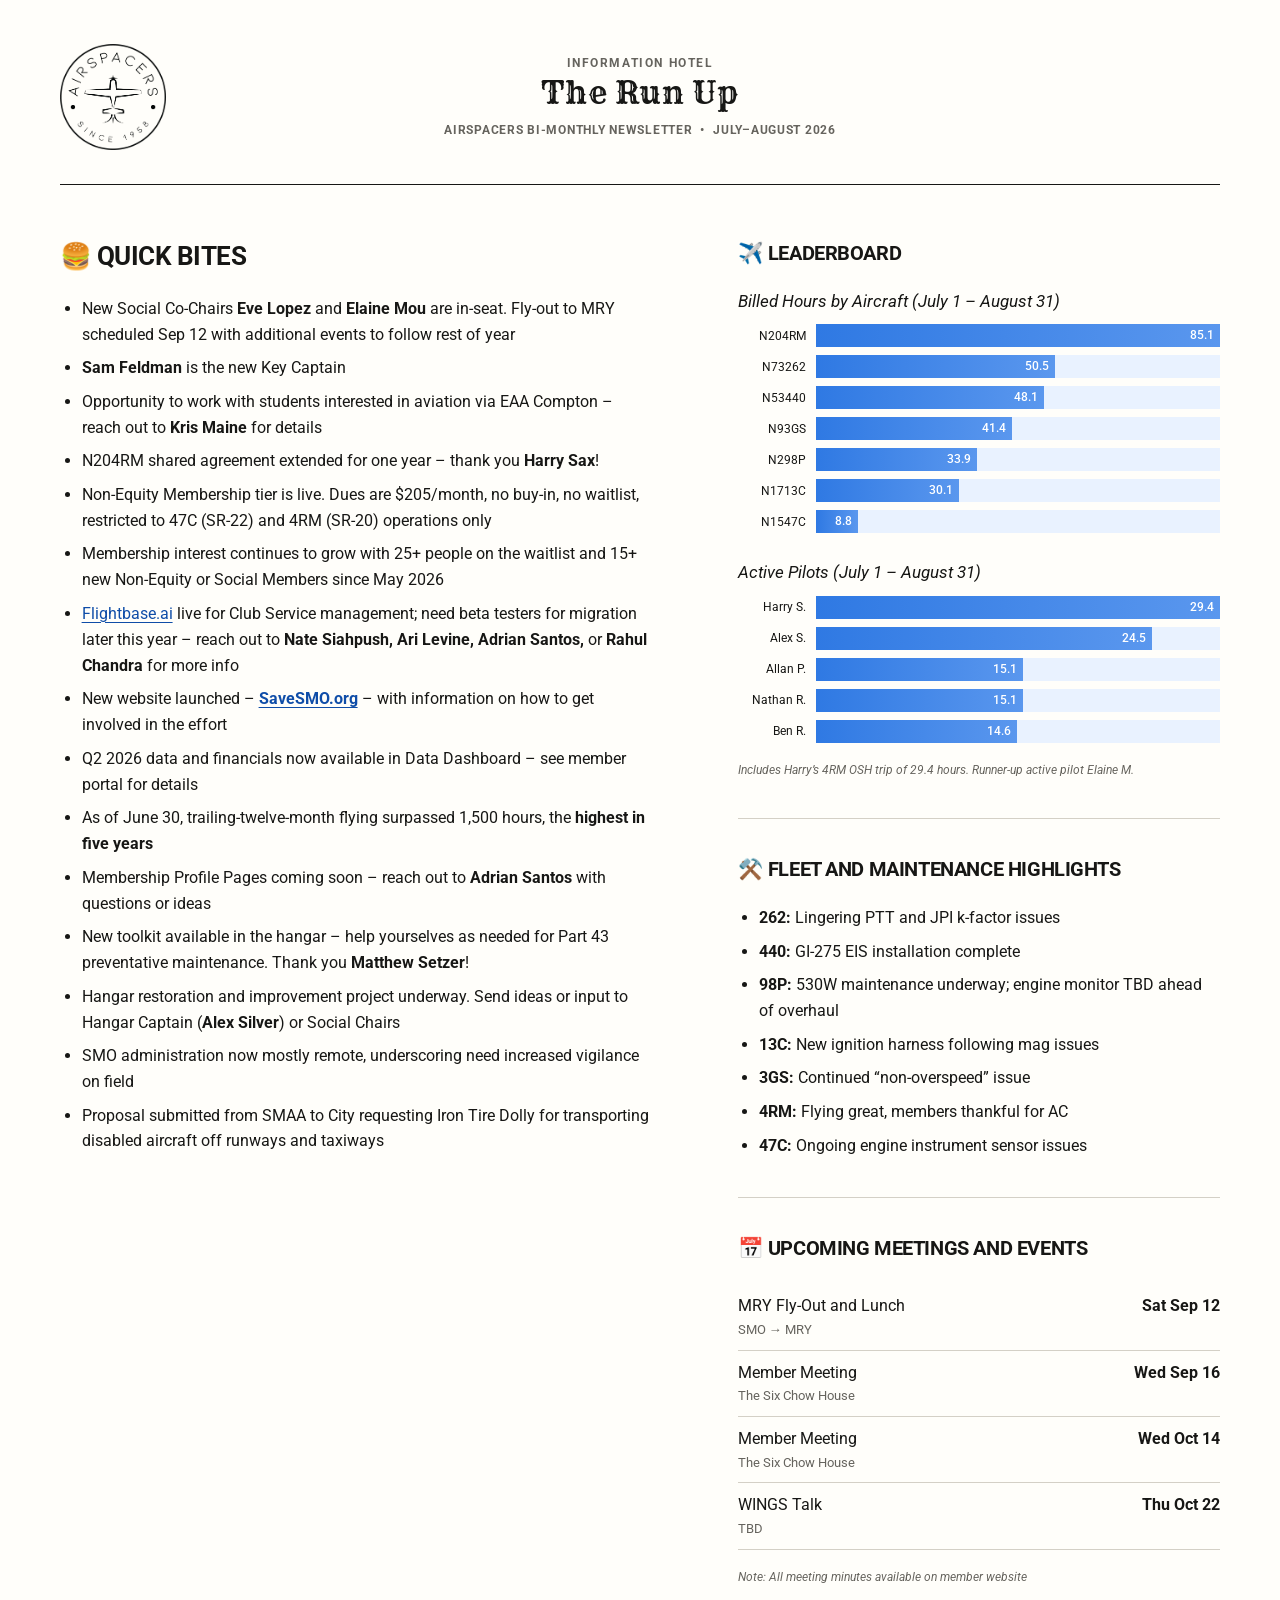
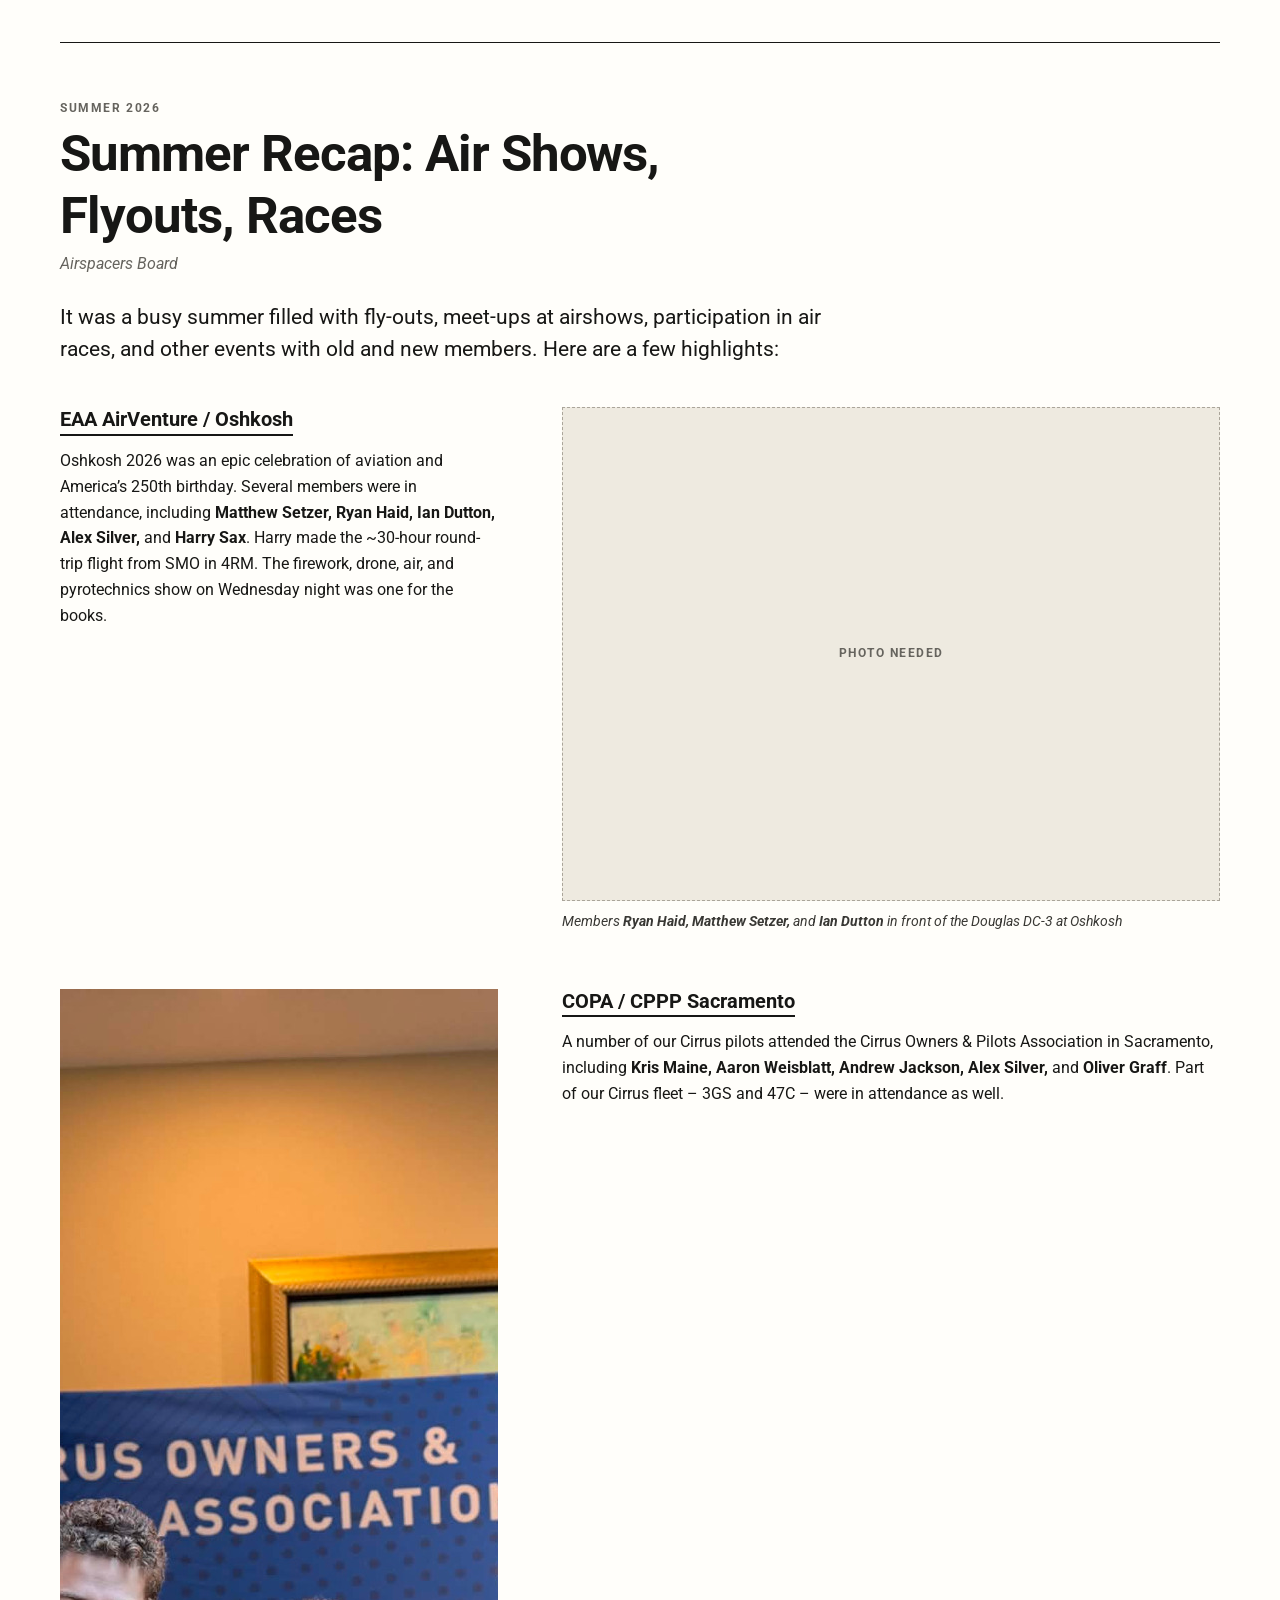
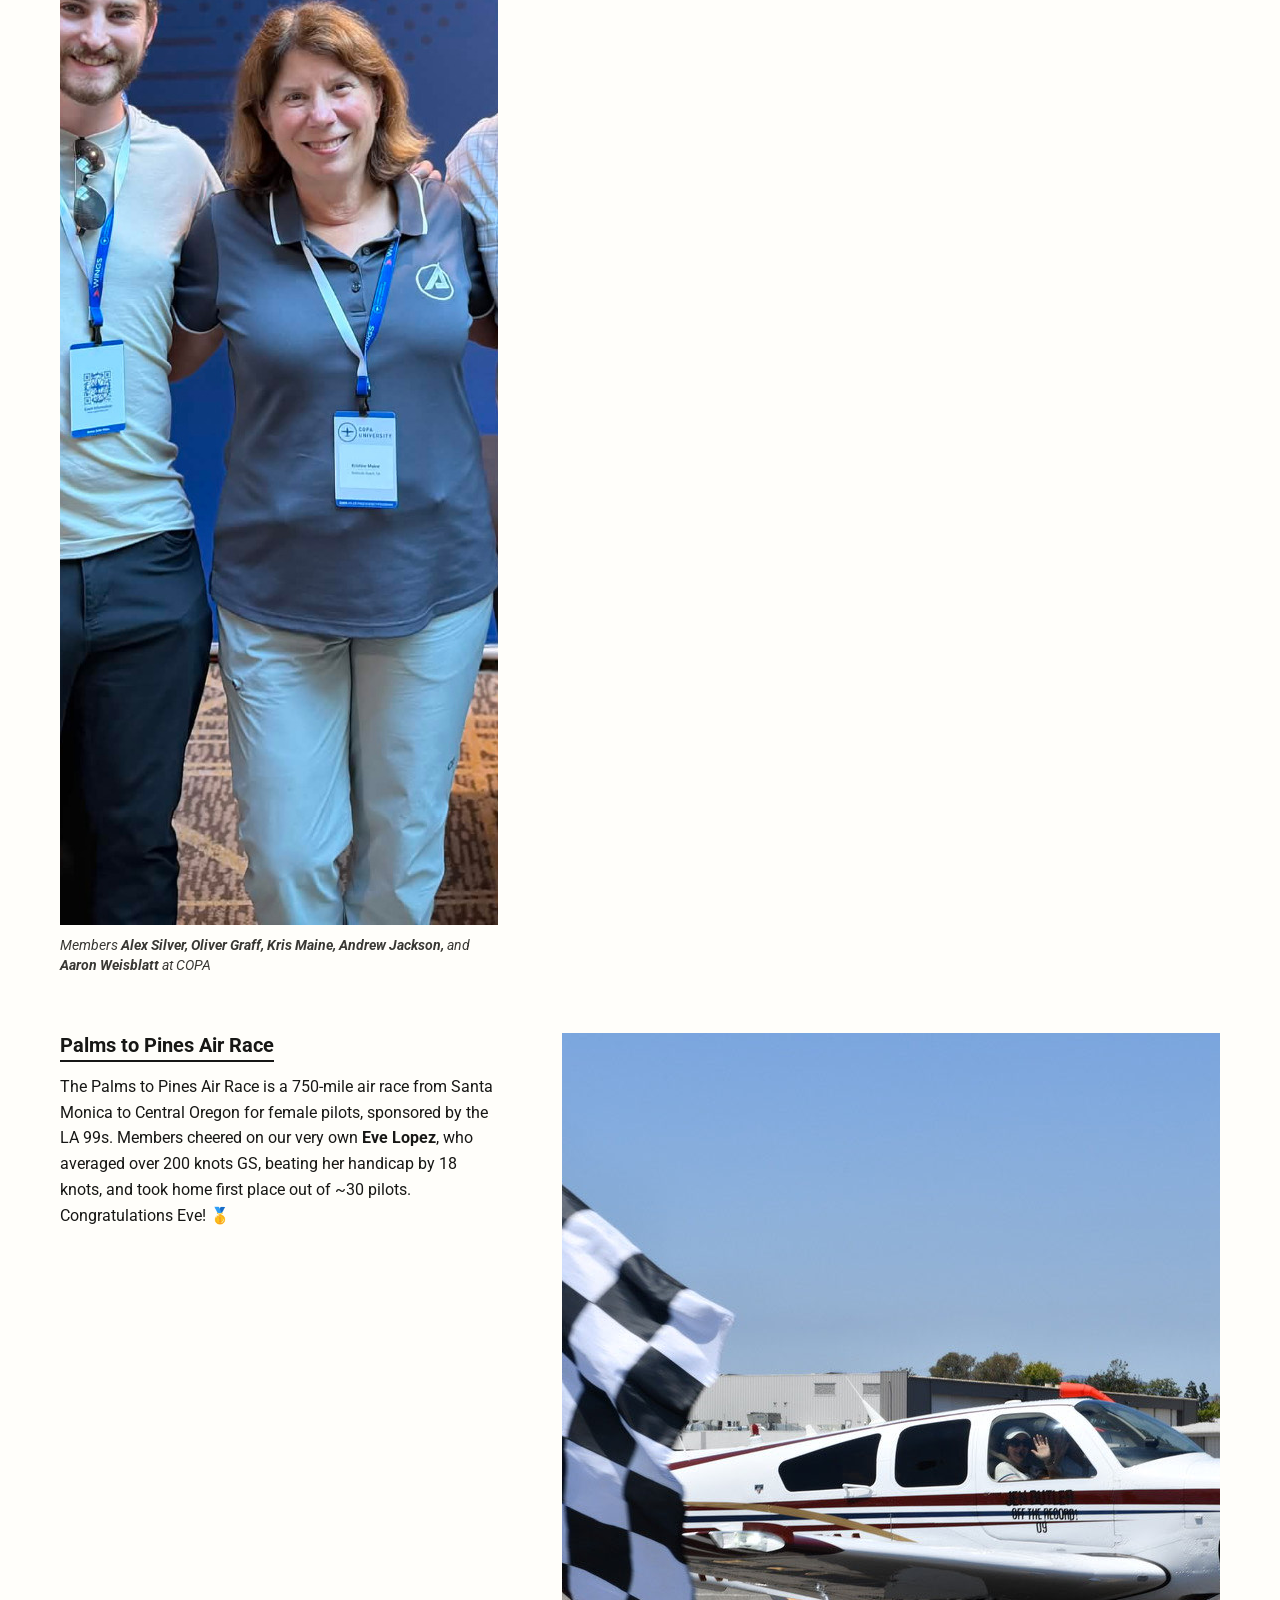
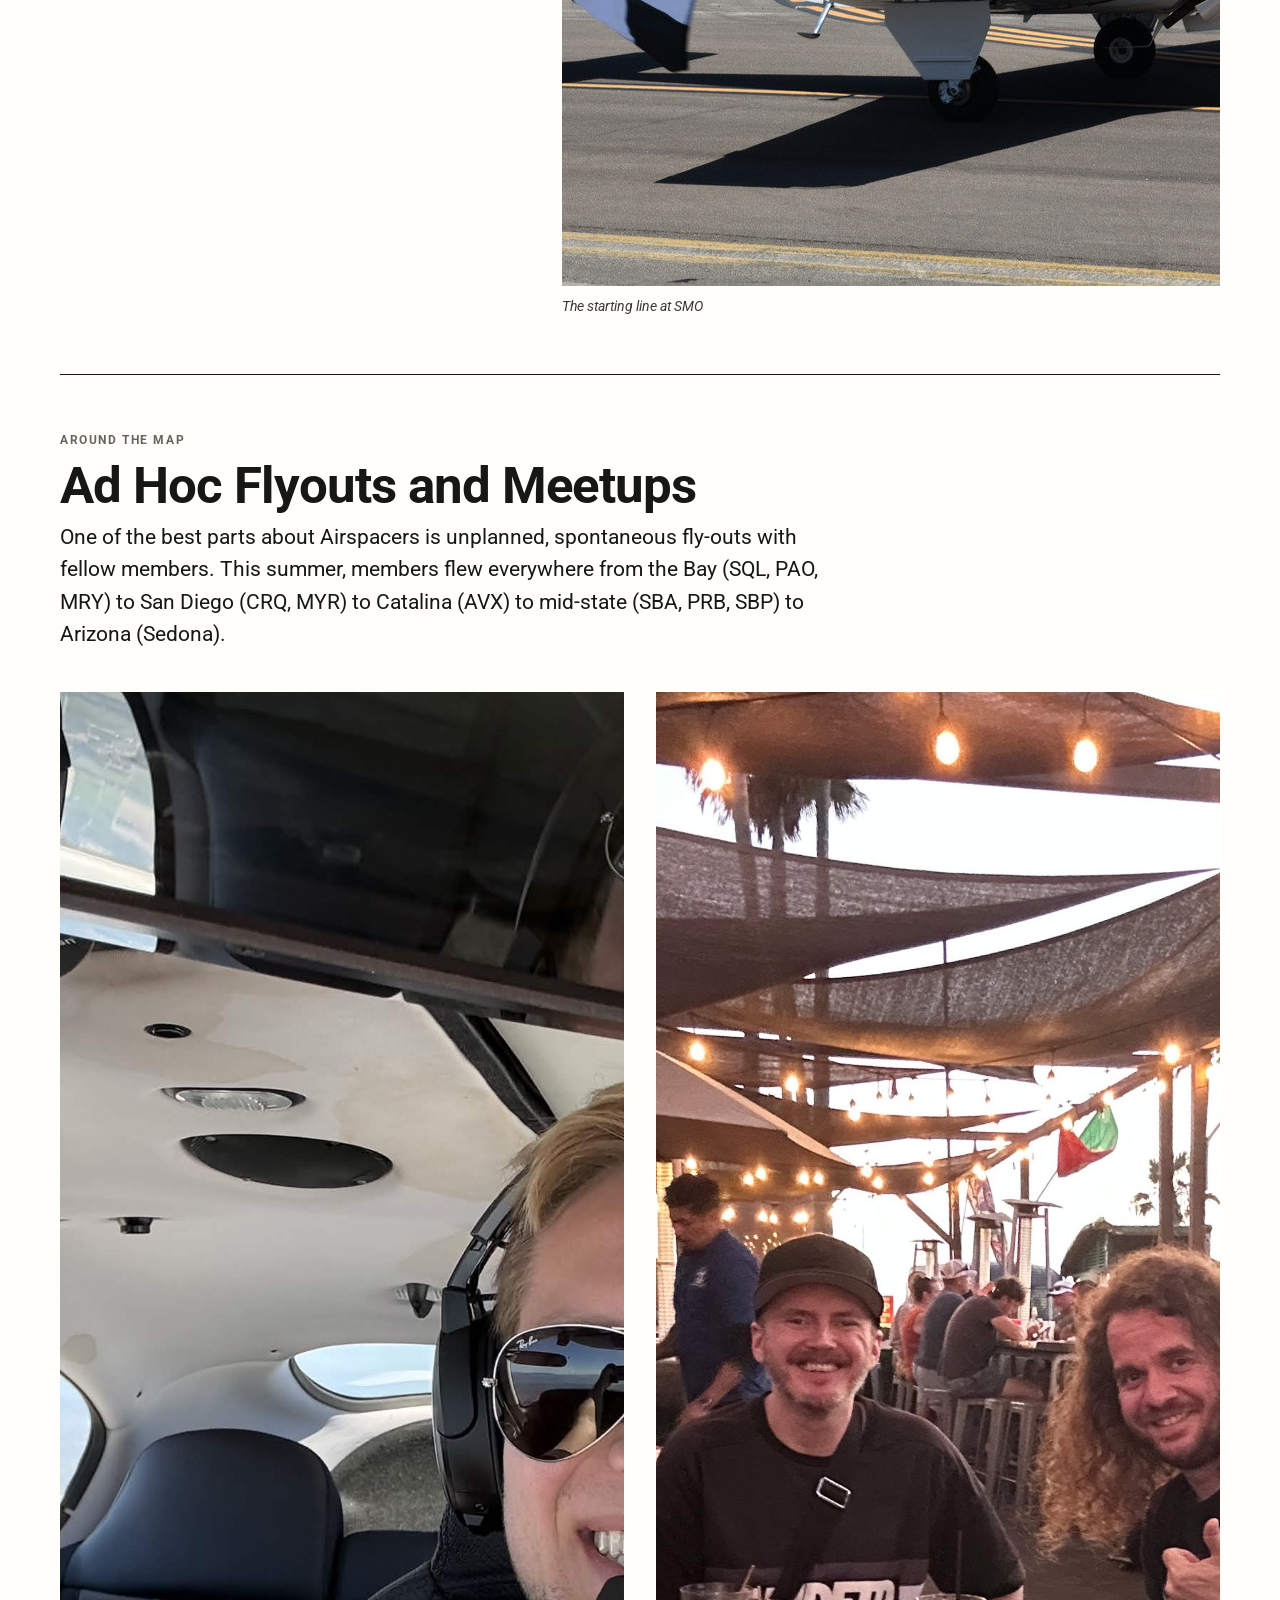
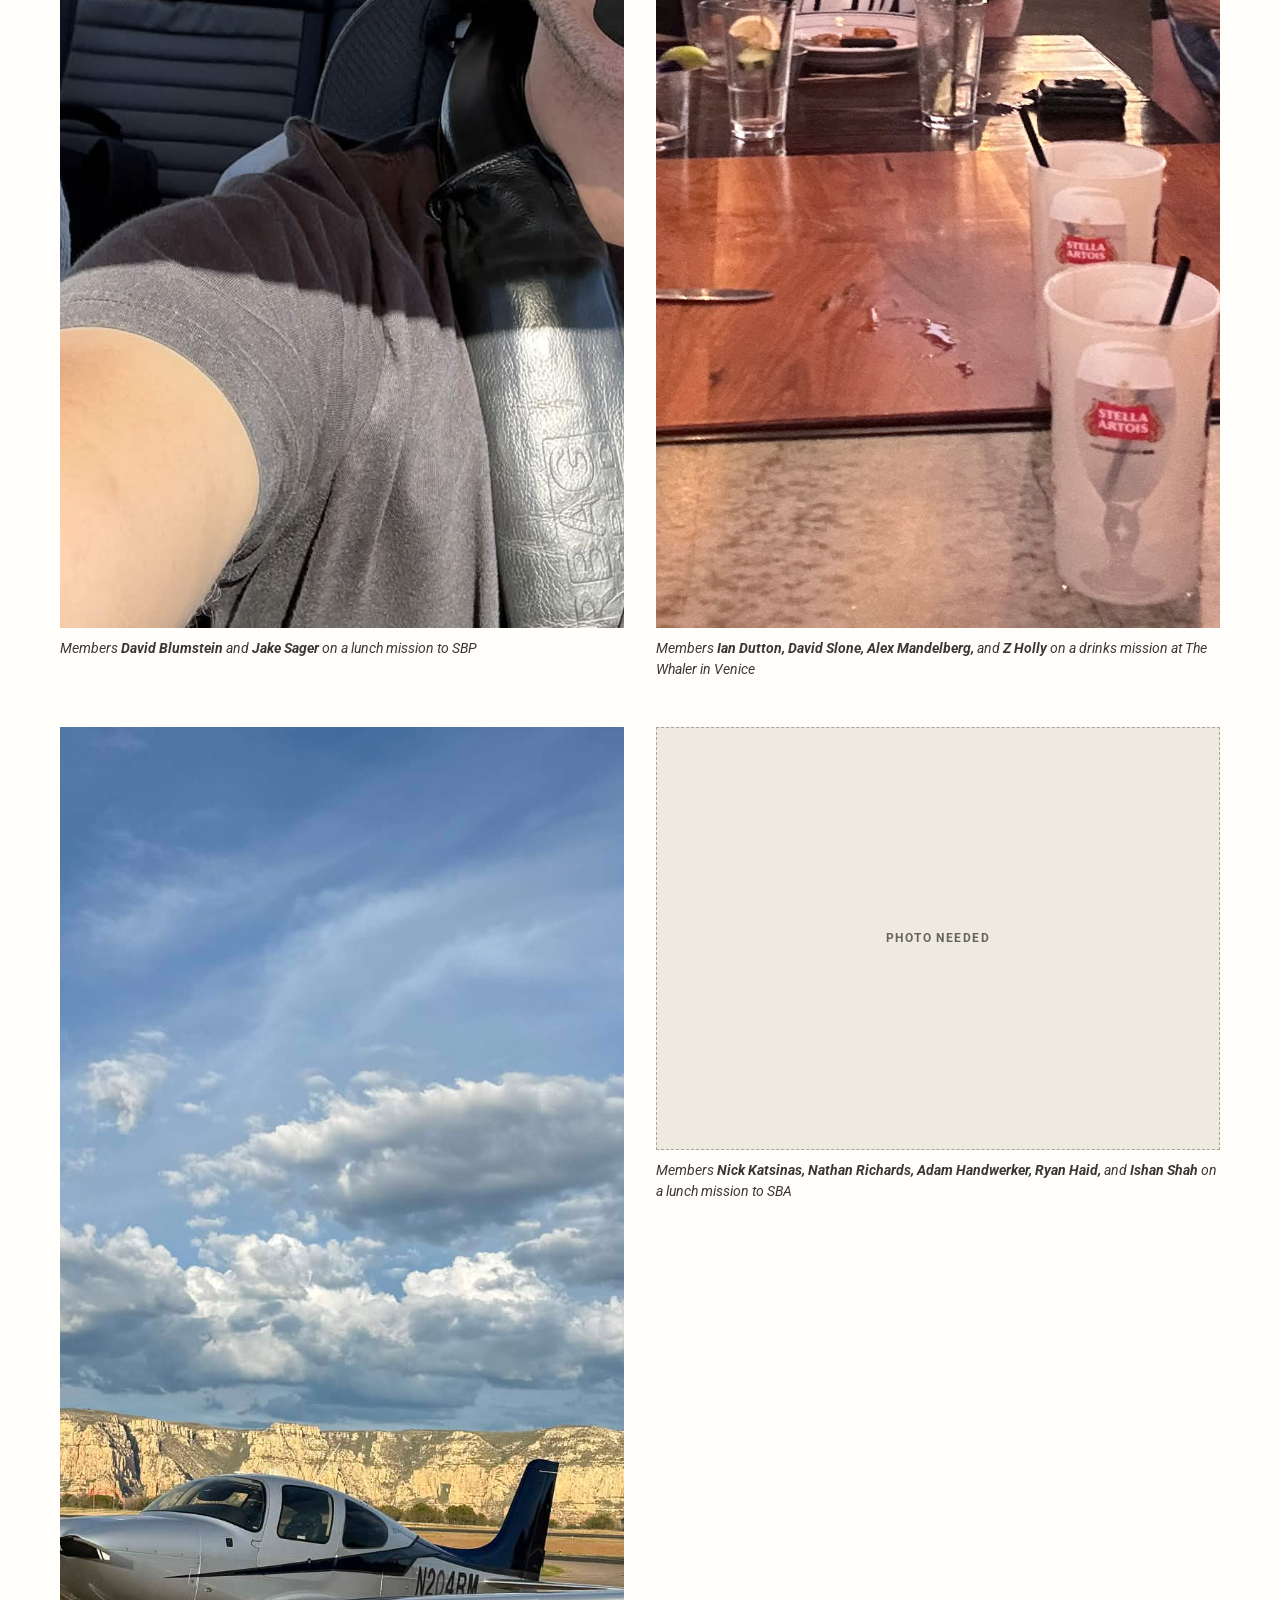
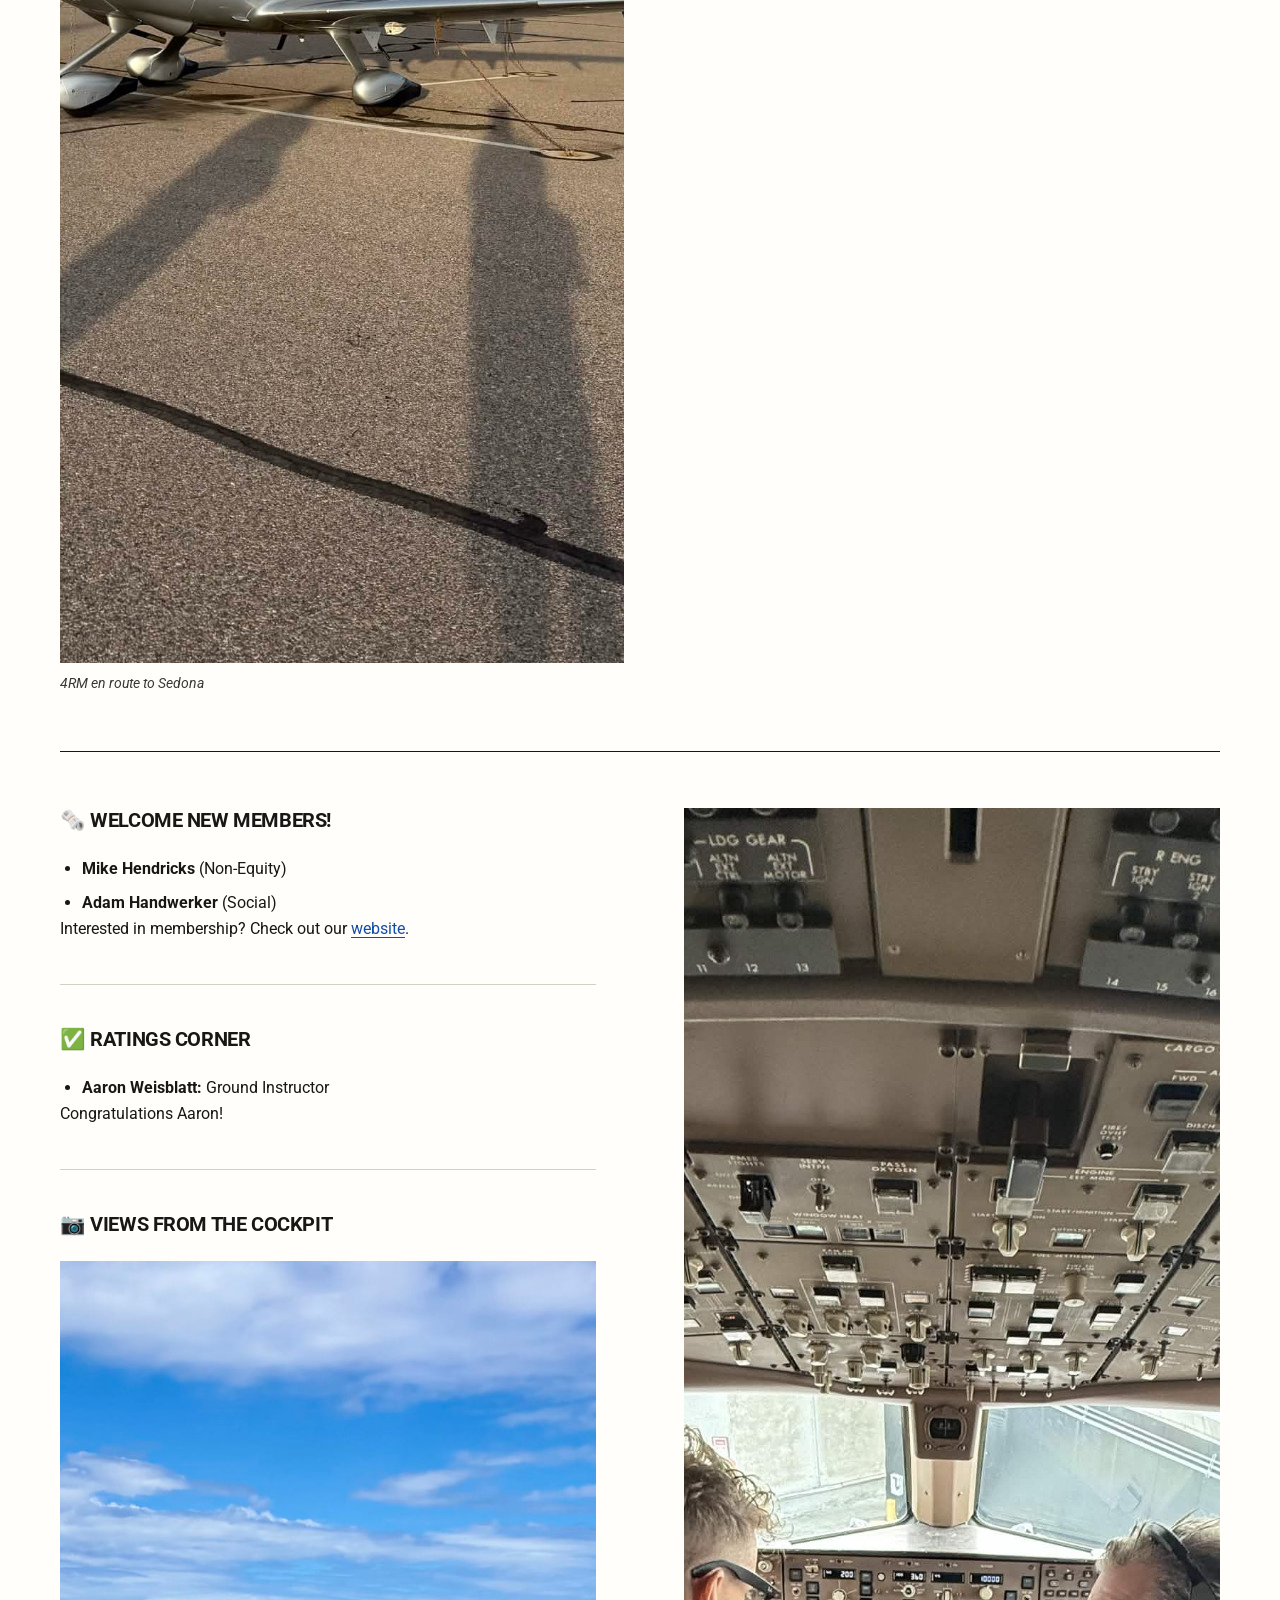
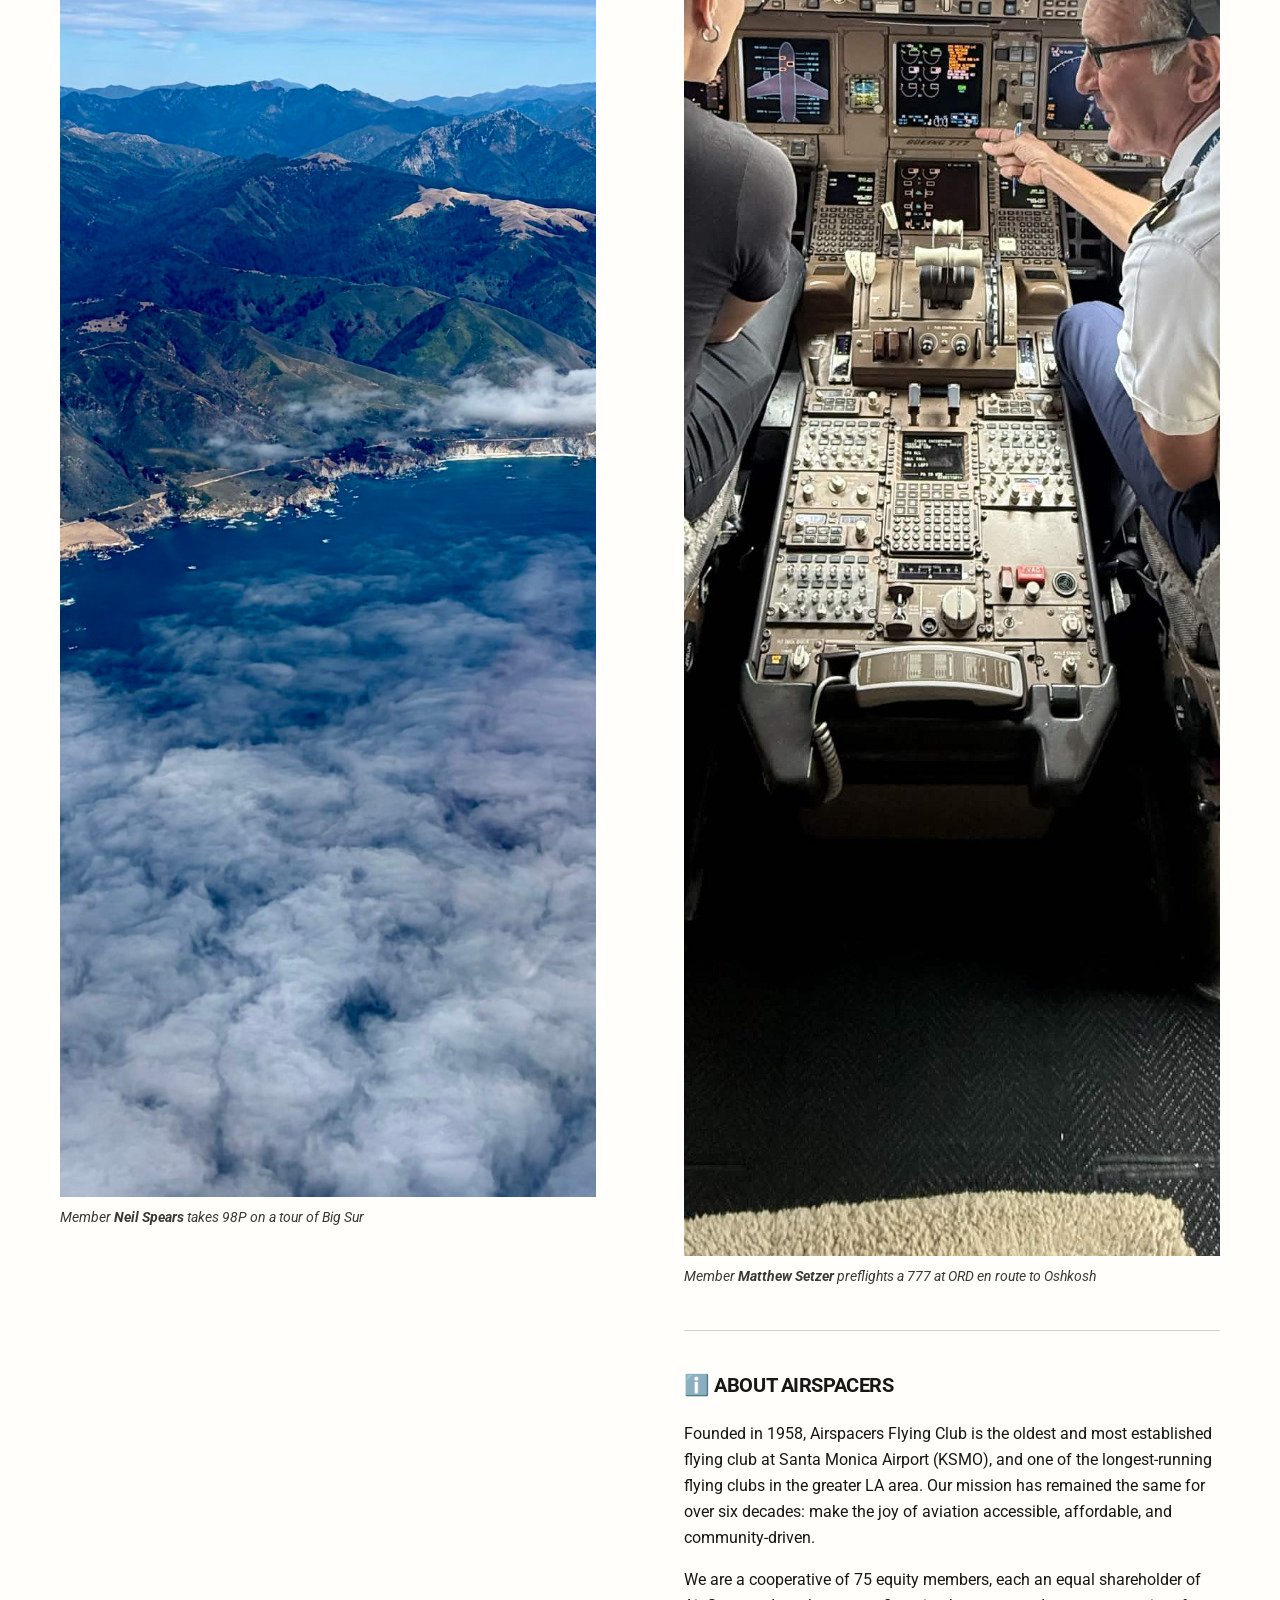
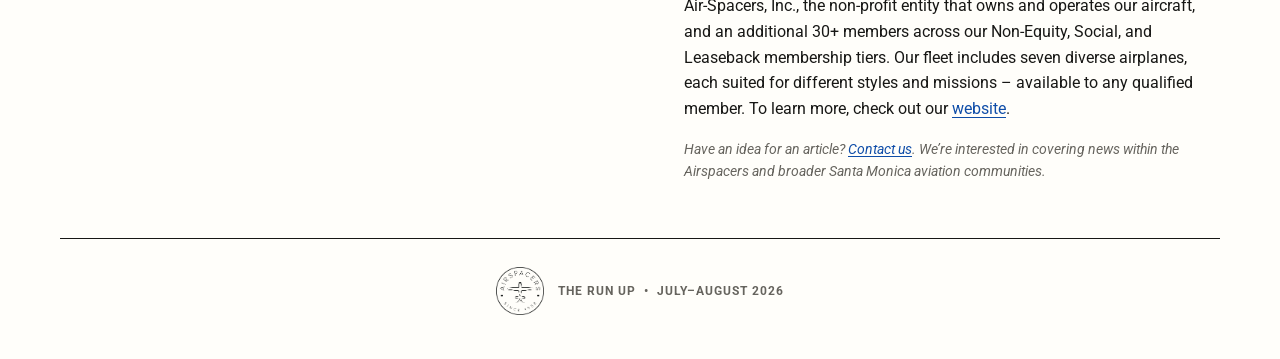
<file: Jul-Aug 2026/index.html>
<!doctype html>
<html lang="en">
<head>
  <meta charset="utf-8">
  <meta name="viewport" content="width=device-width, initial-scale=1">
  <meta name="description" content="The Run Up — Airspacers Bi-Monthly Newsletter for July–August 2026.">
  <title>The Run Up | July–August 2026</title>
  <link rel="icon" href="assets/images/airspacers-logo.png" type="image/png">
  <link rel="stylesheet" href="styles.css">
  <script src="script.js" defer></script>
</head>
<body>
  <header class="masthead reveal">
    <img class="brand-mark" src="assets/images/airspacers-logo.png" alt="Airspacers — Since 1958" width="506" height="506">
    <div class="masthead-copy">
      <p class="kicker">Information Hotel</p>
      <h1>The Run Up</h1>
      <p class="issue-label">Airspacers Bi-Monthly Newsletter <span aria-hidden="true">•</span> July–August 2026</p>
    </div>
  </header>

  <main>
    <section class="opening-grid section-rule" aria-label="Newsletter highlights">
      <article class="reveal">
        <h2>🍔 Quick Bites</h2>
        <ul class="feature-list">
          <li>New Social Co-Chairs <strong>Eve Lopez</strong> and <strong>Elaine Mou</strong> are in-seat. Fly-out to MRY scheduled Sep 12 with additional events to follow rest of year</li>
          <li><strong>Sam Feldman</strong> is the new Key Captain</li>
          <li>Opportunity to work with students interested in aviation via EAA Compton – reach out to <strong>Kris Maine</strong> for details</li>
          <li>N204RM shared agreement extended for one year – thank you <strong>Harry Sax</strong>!</li>
          <li>Non-Equity Membership tier is live. Dues are $205/month, no buy-in, no waitlist, restricted to 47C (SR-22) and 4RM (SR-20) operations only</li>
          <li>Membership interest continues to grow with 25+ people on the waitlist and 15+ new Non-Equity or Social Members since May 2026</li>
          <li><a href="http://flightbase.ai">Flightbase.ai</a> live for Club Service management; need beta testers for migration later this year – reach out to <strong>Nate Siahpush, Ari Levine, Adrian Santos,</strong> or <strong>Rahul Chandra</strong> for more info</li>
          <li>New website launched – <a href="http://www.savesmo.org"><strong>SaveSMO.org</strong></a> – with information on how to get involved in the effort</li>
          <li>Q2 2026 data and financials now available in Data Dashboard – see member portal for details</li>
          <li>As of June 30, trailing-twelve-month flying surpassed 1,500 hours, the <strong>highest in five years</strong></li>
          <li>Membership Profile Pages coming soon – reach out to <strong>Adrian Santos</strong> with questions or ideas</li>
          <li>New toolkit available in the hangar – help yourselves as needed for Part 43 preventative maintenance. Thank you <strong>Matthew Setzer</strong>!</li>
          <li>Hangar restoration and improvement project underway. Send ideas or input to Hangar Captain (<strong>Alex Silver</strong>) or Social Chairs</li>
          <li>SMO administration now mostly remote, underscoring need increased vigilance on field</li>
          <li>Proposal submitted from SMAA to City requesting Iron Tire Dolly for transporting disabled aircraft off runways and taxiways</li>
        </ul>
      </article>

      <aside class="opening-sidebar">
        <section class="sidebar-block reveal">
          <h2>✈️ Leaderboard</h2>
          <h3>Billed Hours by Aircraft <span>(July 1 – August 31)</span></h3>
          <div class="bar-chart" aria-label="Billed hours by aircraft">
            <div class="bar-row"><span>N204RM</span><div class="bar-track"><i style="--value:100%"><b>85.1</b></i></div></div>
            <div class="bar-row"><span>N73262</span><div class="bar-track"><i style="--value:59.3%"><b>50.5</b></i></div></div>
            <div class="bar-row"><span>N53440</span><div class="bar-track"><i style="--value:56.5%"><b>48.1</b></i></div></div>
            <div class="bar-row"><span>N93GS</span><div class="bar-track"><i style="--value:48.6%"><b>41.4</b></i></div></div>
            <div class="bar-row"><span>N298P</span><div class="bar-track"><i style="--value:39.8%"><b>33.9</b></i></div></div>
            <div class="bar-row"><span>N1713C</span><div class="bar-track"><i style="--value:35.4%"><b>30.1</b></i></div></div>
            <div class="bar-row"><span>N1547C</span><div class="bar-track"><i style="--value:10.3%"><b>8.8</b></i></div></div>
          </div>

          <h3 class="chart-heading">Active Pilots <span>(July 1 – August 31)</span></h3>
          <div class="bar-chart" aria-label="Active pilots by billed hours">
            <div class="bar-row"><span>Harry S.</span><div class="bar-track"><i style="--value:100%"><b>29.4</b></i></div></div>
            <div class="bar-row"><span>Alex S.</span><div class="bar-track"><i style="--value:83.3%"><b>24.5</b></i></div></div>
            <div class="bar-row"><span>Allan P.</span><div class="bar-track"><i style="--value:51.4%"><b>15.1</b></i></div></div>
            <div class="bar-row"><span>Nathan R.</span><div class="bar-track"><i style="--value:51.4%"><b>15.1</b></i></div></div>
            <div class="bar-row"><span>Ben R.</span><div class="bar-track"><i style="--value:49.7%"><b>14.6</b></i></div></div>
          </div>
          <p class="chart-note">Includes Harry’s 4RM OSH trip of 29.4 hours. Runner-up active pilot Elaine M.</p>
        </section>

        <section class="sidebar-block reveal">
          <h2>⚒️ Fleet and Maintenance Highlights</h2>
          <ul class="compact-list">
            <li><strong>262:</strong> Lingering PTT and JPI k-factor issues</li>
            <li><strong>440:</strong> GI-275 EIS installation complete</li>
            <li><strong>98P:</strong> 530W maintenance underway; engine monitor TBD ahead of overhaul</li>
            <li><strong>13C:</strong> New ignition harness following mag issues</li>
            <li><strong>3GS:</strong> Continued “non-overspeed” issue</li>
            <li><strong>4RM:</strong> Flying great, members thankful for AC</li>
            <li><strong>47C:</strong> Ongoing engine instrument sensor issues</li>
          </ul>
        </section>

        <section class="sidebar-block reveal">
          <h2>📅 Upcoming Meetings and Events</h2>
          <dl class="event-list">
            <div><dt>MRY Fly-Out and Lunch <span>SMO → MRY</span></dt><dd>Sat Sep 12</dd></div>
            <div><dt>Member Meeting <span>The Six Chow House</span></dt><dd>Wed Sep 16</dd></div>
            <div><dt>Member Meeting <span>The Six Chow House</span></dt><dd>Wed Oct 14</dd></div>
            <div><dt>WINGS Talk <span>TBD</span></dt><dd>Thu Oct 22</dd></div>
          </dl>
          <p class="chart-note">Note: All meeting minutes available on member website</p>
        </section>
      </aside>
    </section>

    <section class="story section-rule" aria-labelledby="summer-recap">
      <header class="story-heading reveal">
        <p class="section-number">Summer 2026</p>
        <h2 id="summer-recap">Summer Recap: Air Shows, Flyouts, Races</h2>
        <p class="byline">Airspacers Board</p>
        <p class="standfirst">It was a busy summer filled with fly-outs, meet-ups at airshows, participation in air races, and other events with old and new members. Here are a few highlights:</p>
      </header>

      <div class="story-grid">
        <article class="story-item reveal">
          <div class="story-copy">
            <h3>EAA AirVenture / Oshkosh</h3>
            <p>Oshkosh 2026 was an epic celebration of aviation and America’s 250th birthday. Several members were in attendance, including <strong>Matthew Setzer, Ryan Haid, Ian Dutton, Alex Silver,</strong> and <strong>Harry Sax</strong>. Harry made the ~30-hour round-trip flight from SMO in 4RM. The firework, drone, air, and pyrotechnics show on Wednesday night was one for the books.</p>
          </div>
          <figure class="missing-image">
            <div role="img" aria-label="Image not yet supplied"><span>Photo needed</span></div>
            <figcaption>Members <strong>Ryan Haid, Matthew Setzer,</strong> and <strong>Ian Dutton</strong> in front of the Douglas DC-3 at Oshkosh</figcaption>
          </figure>
        </article>

        <article class="story-item reveal">
          <div class="story-copy">
            <h3>COPA / CPPP Sacramento</h3>
            <p>A number of our Cirrus pilots attended the Cirrus Owners &amp; Pilots Association in Sacramento, including <strong>Kris Maine, Aaron Weisblatt, Andrew Jackson, Alex Silver,</strong> and <strong>Oliver Graff</strong>. Part of our Cirrus fleet – 3GS and 47C – were in attendance as well.</p>
          </div>
          <figure>
            <img src="assets/images/copa-2.jpg" alt="Five Airspacers members at the Cirrus Owners and Pilots Association event" width="2048" height="1536" loading="lazy">
            <figcaption>Members <strong>Alex Silver, Oliver Graff, Kris Maine, Andrew Jackson,</strong> and <strong>Aaron Weisblatt</strong> at COPA</figcaption>
          </figure>
        </article>

        <article class="story-item reveal">
          <div class="story-copy">
            <h3>Palms to Pines Air Race</h3>
            <p>The Palms to Pines Air Race is a 750-mile air race from Santa Monica to Central Oregon for female pilots, sponsored by the LA 99s. Members cheered on our very own <strong>Eve Lopez</strong>, who averaged over 200 knots GS, beating her handicap by 18 knots, and took home first place out of ~30 pilots. Congratulations Eve! 🥇</p>
          </div>
          <figure>
            <img src="assets/images/air-race.jpg" alt="Race airplane number 9 crossing the starting line at Santa Monica Airport" width="1280" height="853" loading="lazy">
            <figcaption>The starting line at SMO</figcaption>
          </figure>
        </article>
      </div>
    </section>

    <section class="flyouts section-rule" aria-labelledby="flyouts-title">
      <header class="story-heading reveal">
        <p class="section-number">Around the Map</p>
        <h2 id="flyouts-title">Ad Hoc Flyouts and Meetups</h2>
        <p class="standfirst">One of the best parts about Airspacers is unplanned, spontaneous fly-outs with fellow members. This summer, members flew everywhere from the Bay (SQL, PAO, MRY) to San Diego (CRQ, MYR) to Catalina (AVX) to mid-state (SBA, PRB, SBP) to Arizona (Sedona).</p>
      </header>

      <div class="photo-grid">
        <figure class="reveal">
          <img src="assets/images/sbp.jpg" alt="David Blumstein and Jake Sager smiling in the cockpit" width="2048" height="1536" loading="lazy">
          <figcaption>Members <strong>David Blumstein</strong> and <strong>Jake Sager</strong> on a lunch mission to SBP</figcaption>
        </figure>
        <figure class="reveal">
          <img src="assets/images/whaler-hang-out.jpg" alt="Six Airspacers members gathered around a table at The Whaler" width="2048" height="1536" loading="lazy">
          <figcaption>Members <strong>Ian Dutton, David Slone, Alex Mandelberg,</strong> and <strong>Z Holly</strong> on a drinks mission at The Whaler in Venice</figcaption>
        </figure>
        <figure class="reveal">
          <img src="assets/images/4rm-sedona.jpg" alt="N204RM parked in front of Sedona's red rock landscape" width="2048" height="1536" loading="lazy">
          <figcaption>4RM en route to Sedona</figcaption>
        </figure>
        <figure class="missing-image reveal">
          <div role="img" aria-label="Image not yet supplied"><span>Photo needed</span></div>
          <figcaption>Members <strong>Nick Katsinas, Nathan Richards, Adam Handwerker, Ryan Haid,</strong> and <strong>Ishan Shah</strong> on a lunch mission to SBA</figcaption>
        </figure>
      </div>
    </section>

    <section class="community-grid section-rule" aria-label="Community updates">
      <div>
        <article class="community-card reveal">
          <h2>🗞️ Welcome New Members!</h2>
          <ul class="compact-list">
            <li><strong>Mike Hendricks</strong> (Non-Equity)</li>
            <li><strong>Adam Handwerker</strong> (Social)</li>
          </ul>
          <p>Interested in membership? Check out our <a href="http://www.airspacers.com">website</a>.</p>
        </article>

        <article class="community-card reveal">
          <h2>✅ Ratings Corner</h2>
          <ul class="compact-list">
            <li><strong>Aaron Weisblatt:</strong> Ground Instructor</li>
          </ul>
          <p>Congratulations Aaron!</p>
        </article>

        <article class="community-card reveal">
          <h2>📷 Views from the Cockpit</h2>
          <figure>
            <img src="assets/images/98p-big-sur.jpg" alt="Aerial view of Big Sur from N298P" width="2048" height="1536" loading="lazy">
            <figcaption>Member <strong>Neil Spears</strong> takes 98P on a tour of Big Sur</figcaption>
          </figure>
        </article>
      </div>

      <div>
        <figure class="feature-portrait reveal">
          <img src="assets/images/matthew-preflight.jpg" alt="Matthew Setzer in the cockpit of a Boeing 777 at O'Hare" width="1536" height="2048" loading="lazy">
          <figcaption>Member <strong>Matthew Setzer</strong> preflights a 777 at ORD en route to Oshkosh</figcaption>
        </figure>

        <article class="community-card about reveal">
          <h2>ℹ️ About Airspacers</h2>
          <p>Founded in 1958, Airspacers Flying Club is the oldest and most established flying club at Santa Monica Airport (KSMO), and one of the longest-running flying clubs in the greater LA area. Our mission has remained the same for over six decades: make the joy of aviation accessible, affordable, and community-driven.</p>
          <p>We are a cooperative of 75 equity members, each an equal shareholder of Air-Spacers, Inc., the non-profit entity that owns and operates our aircraft, and an additional 30+ members across our Non-Equity, Social, and Leaseback membership tiers. Our fleet includes seven diverse airplanes, each suited for different styles and missions – available to any qualified member. To learn more, check out our <a href="http://www.airspacers.com">website</a>.</p>
          <p class="contact-note">Have an idea for an article? <a href="mailto:president@airspacers.com">Contact us</a>. We’re interested in covering news within the Airspacers and broader Santa Monica aviation communities.</p>
        </article>
      </div>
    </section>
  </main>

  <footer class="site-footer reveal">
    <img src="assets/images/airspacers-logo.png" alt="" width="506" height="506">
    <p>The Run Up <span aria-hidden="true">•</span> July–August 2026</p>
  </footer>
</body>
</html>
</file>
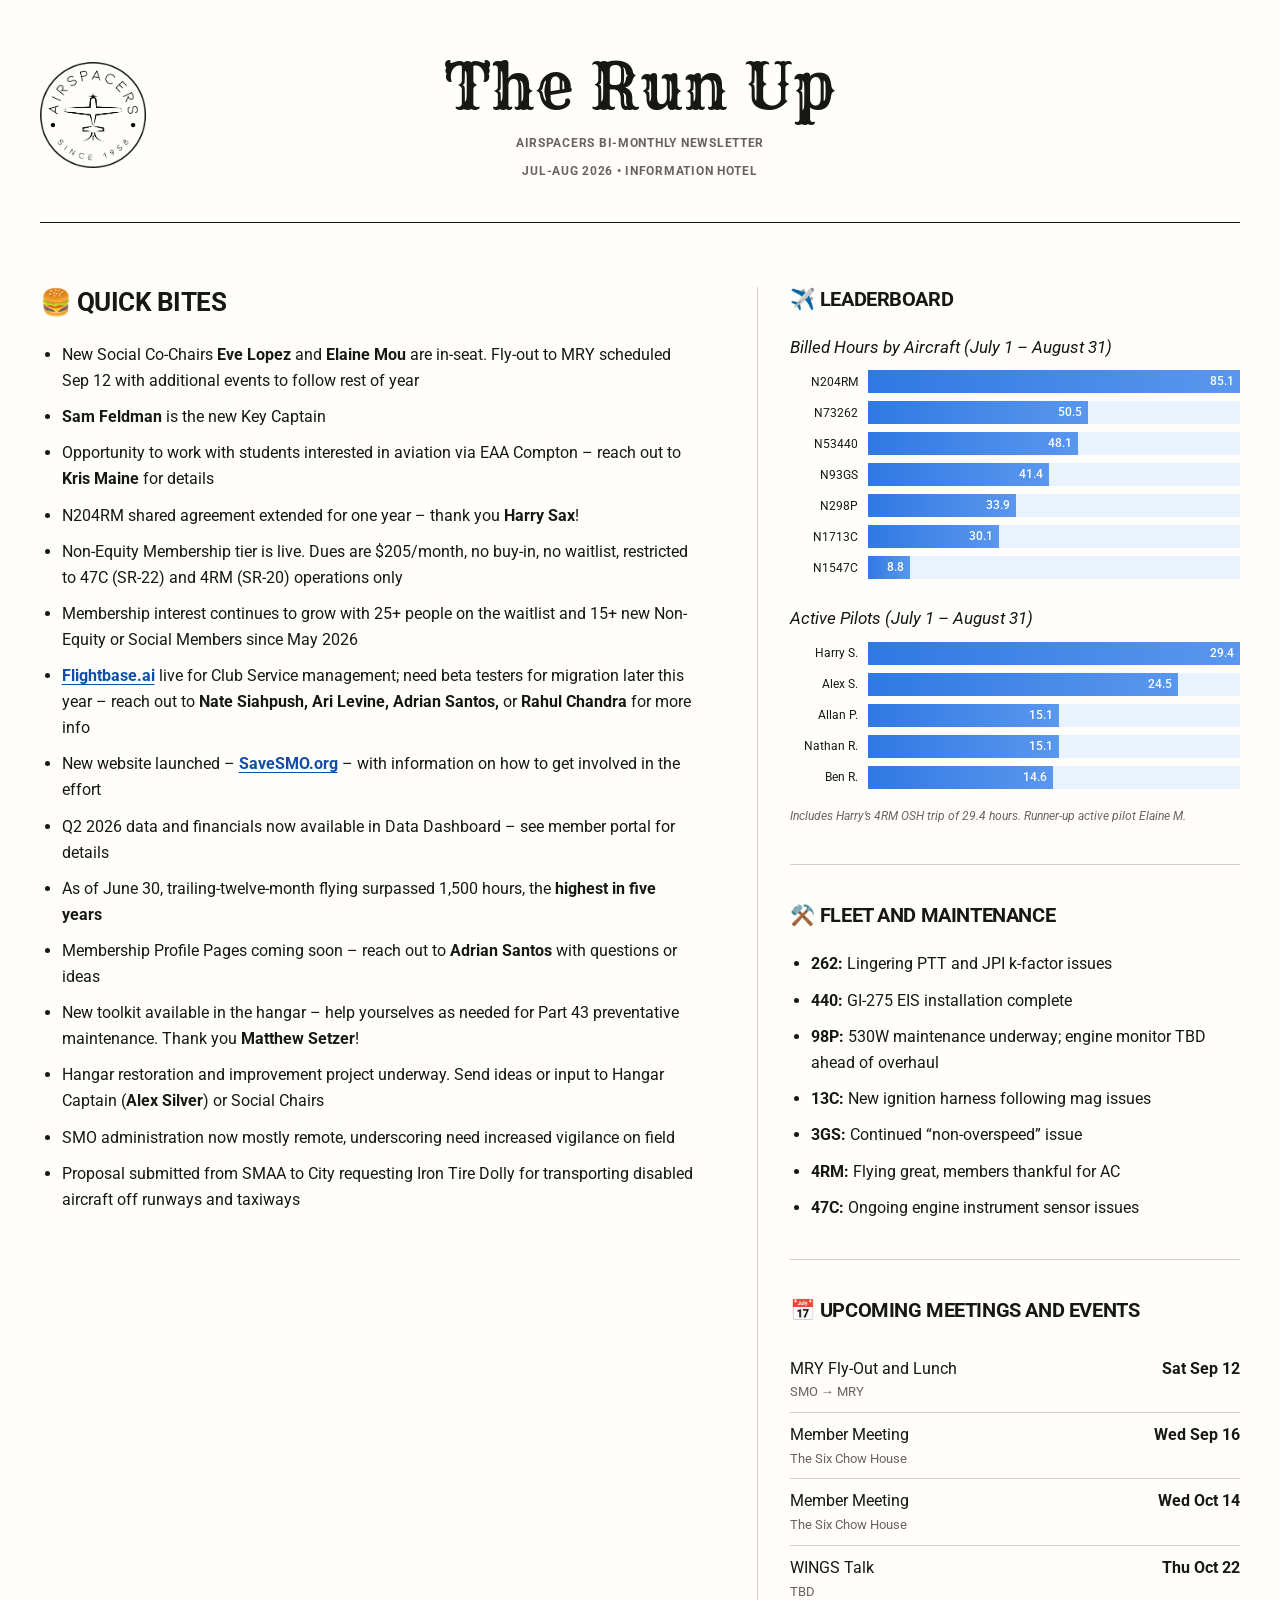
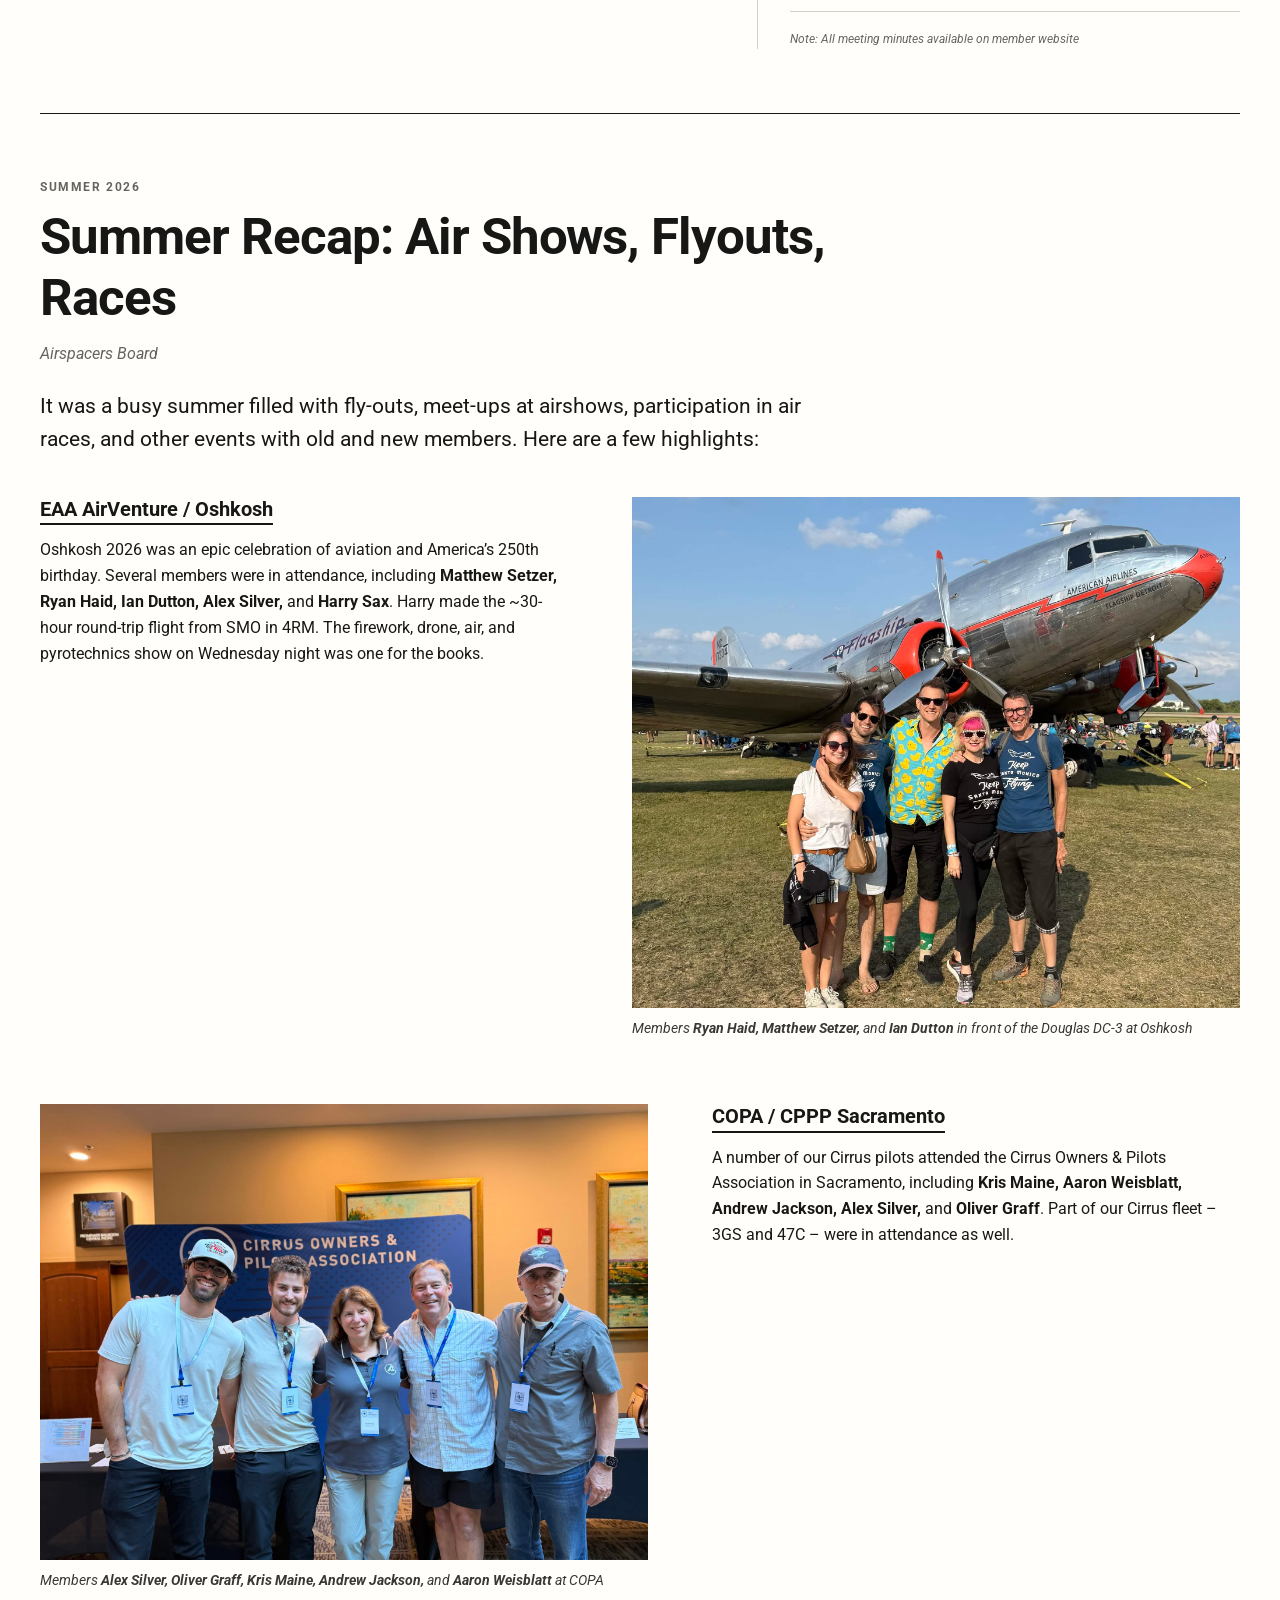
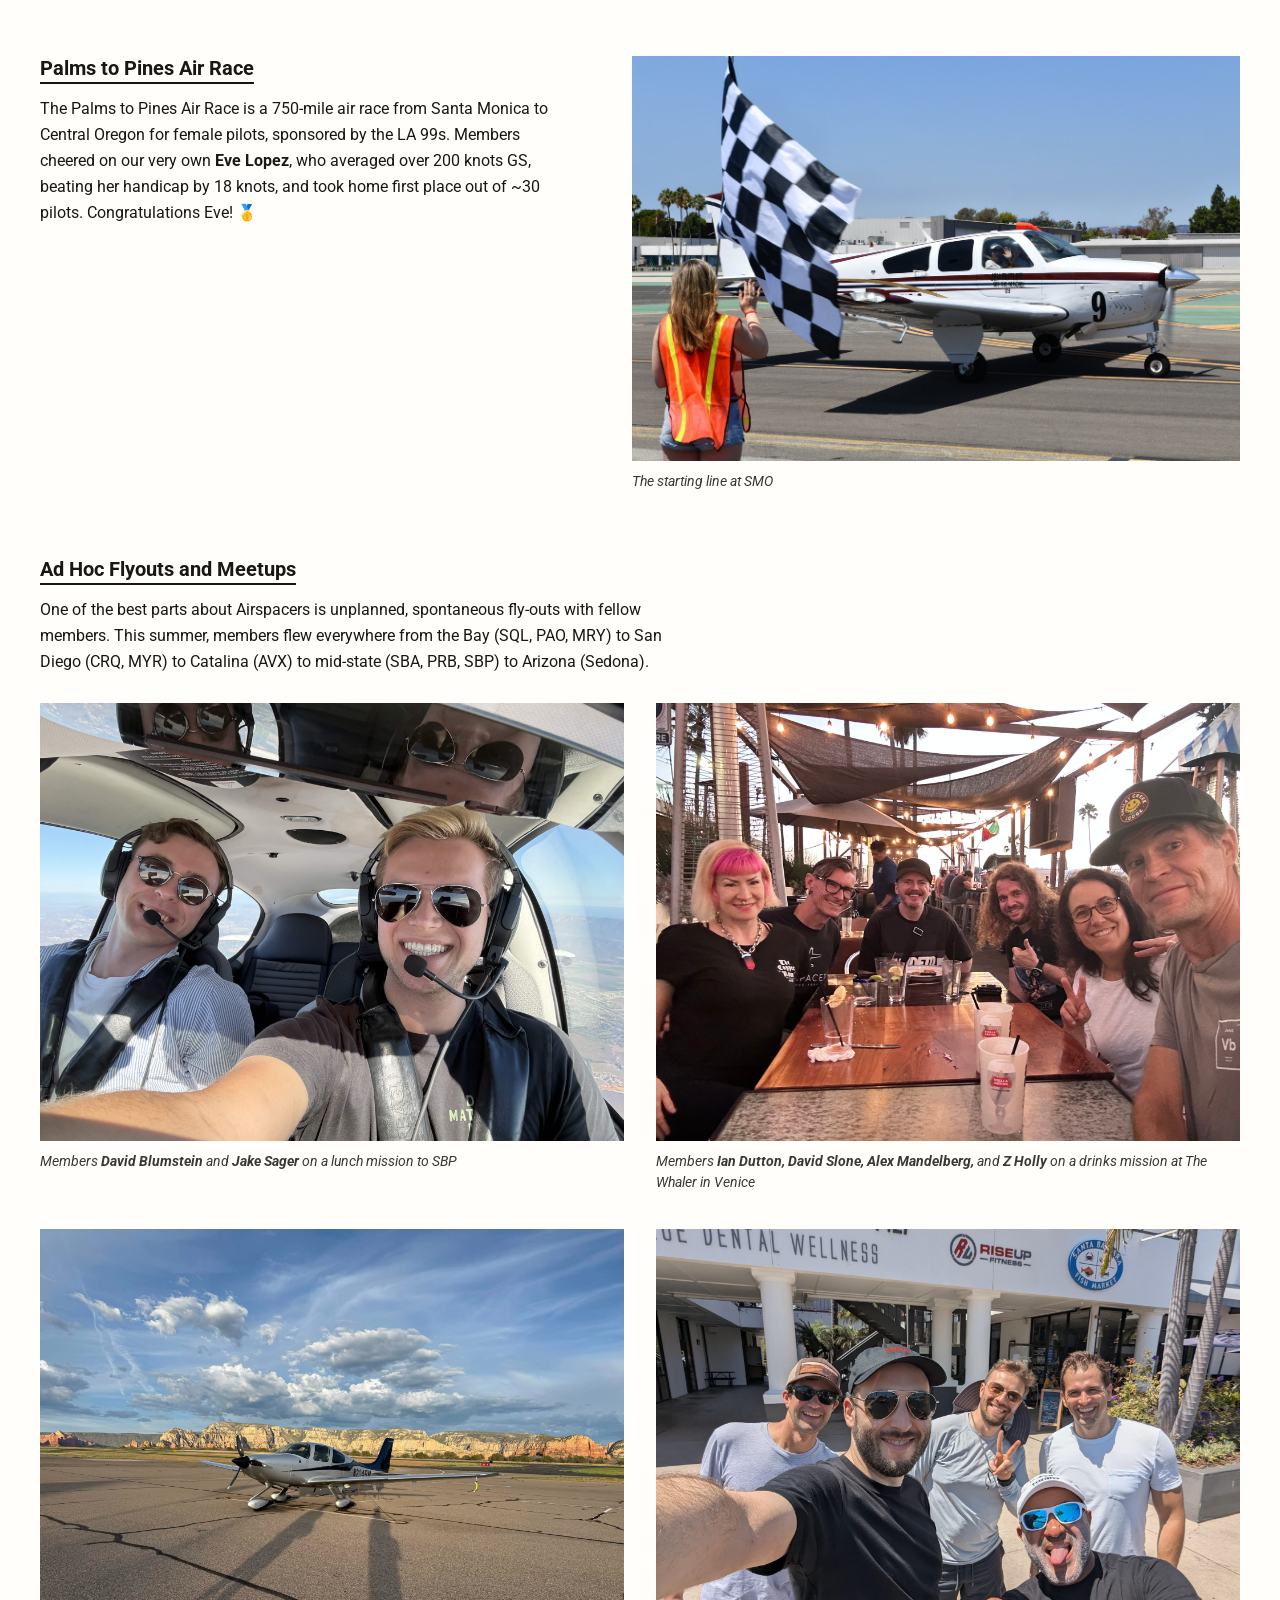
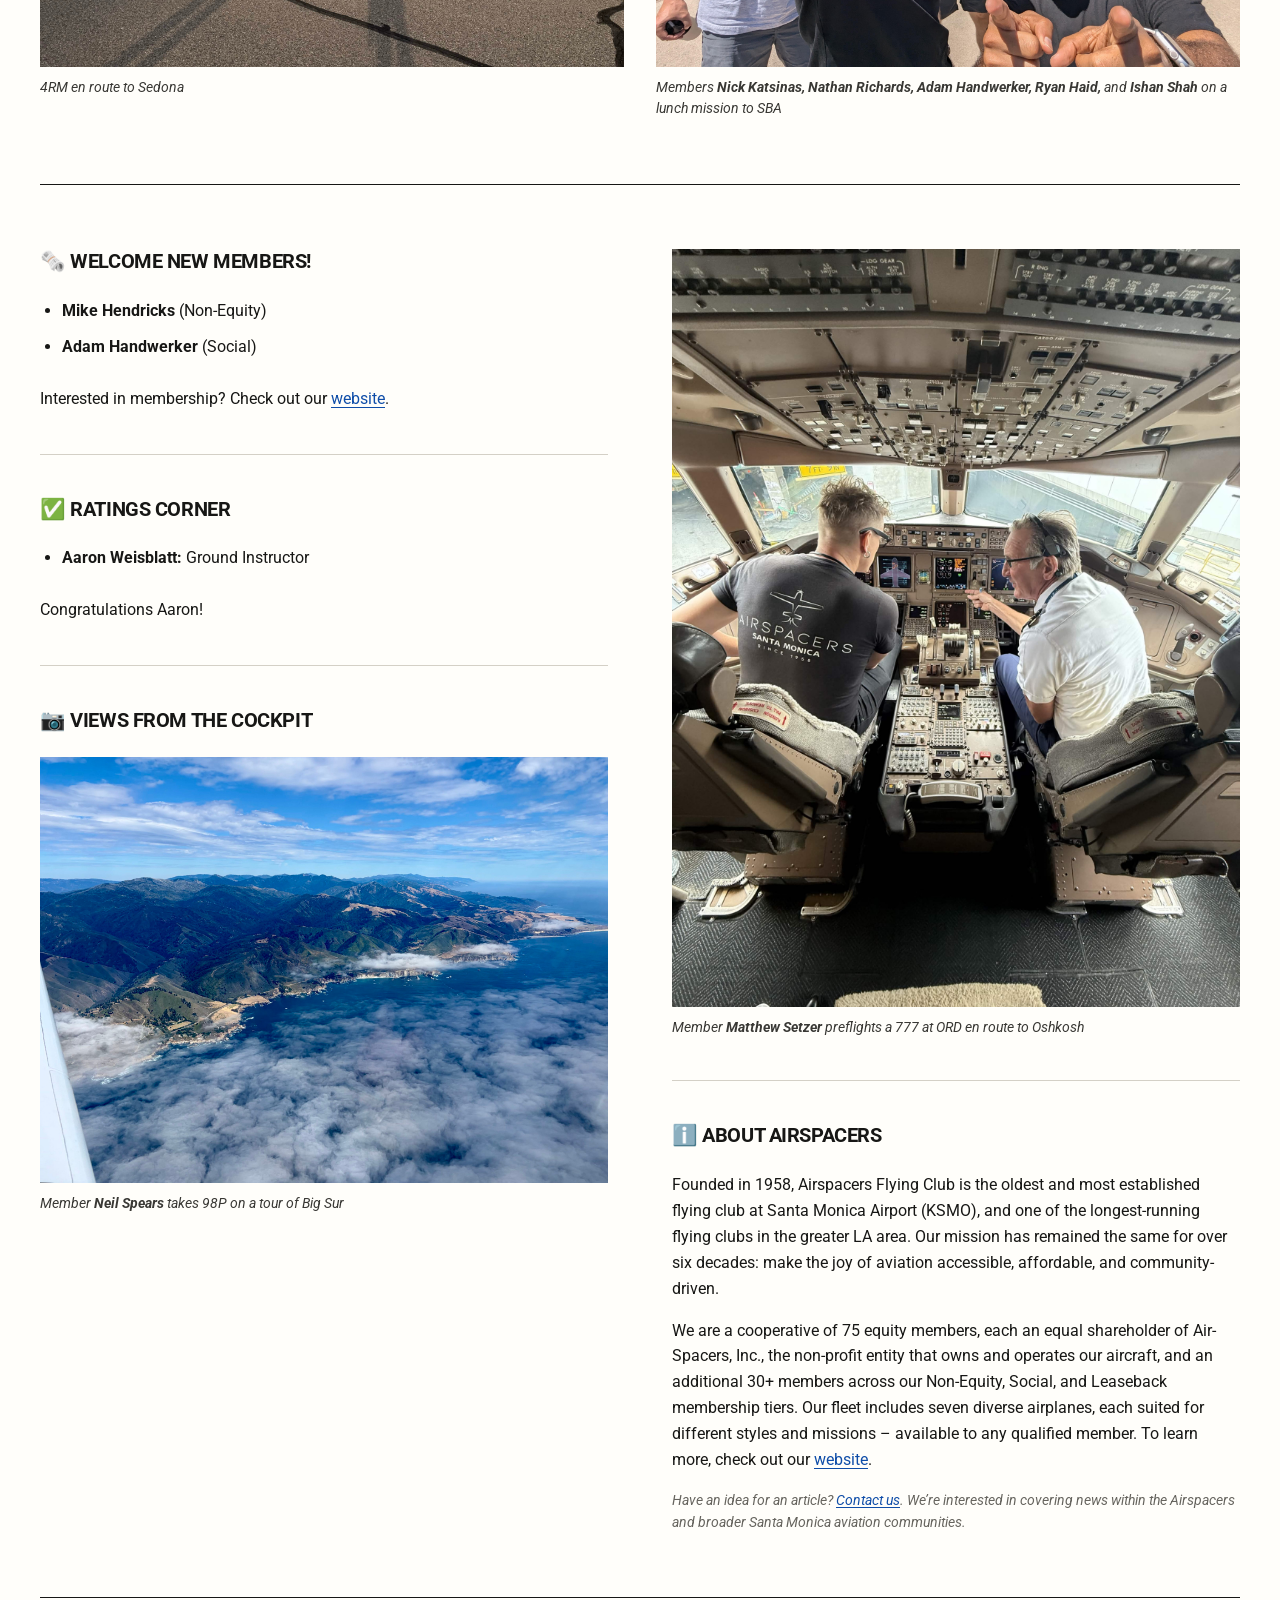
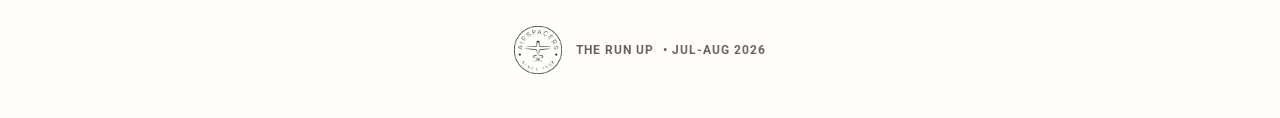
<file: jul-aug-2026/index.html>
<!doctype html>
<html lang="en">
<head>
  <meta charset="utf-8">
  <meta name="robots" content="noindex">
  <meta name="viewport" content="width=device-width, initial-scale=1">
  <meta name="description" content="The Run Up — Airspacers Bi-Monthly Newsletter for July–August 2026.">
  <title>The Run Up | July–August 2026</title>
  <link rel="icon" href="../assets/images/airspacers-logo.png" type="image/png">
  <link rel="stylesheet" href="../styles.css">
  <script src="../script.js" defer></script>
</head>
<body>
  <header class="masthead reveal">
    <img class="brand-mark" src="../assets/images/airspacers-logo.png" alt="Airspacers — Since 1958" width="800" height="800">
    <div class="masthead-copy">
      <h1>The Run Up</h1>
      <p class="issue-label">Airspacers Bi-Monthly Newsletter</p>
      <p class="issue-label">Jul-Aug 2026 • Information Hotel</p>
    </div>
  </header>

  <main>
    <section class="opening-grid section-rule" aria-label="Newsletter highlights">
      <article class="reveal">
        <h2>🍔 Quick Bites</h2>
        <ul class="feature-list">
          <li>New Social Co-Chairs <strong>Eve Lopez</strong> and <strong>Elaine Mou</strong> are in-seat. Fly-out to MRY scheduled Sep 12 with additional events to follow rest of year</li>
          <li><strong>Sam Feldman</strong> is the new Key Captain</li>
          <li>Opportunity to work with students interested in aviation via EAA Compton – reach out to <strong>Kris Maine</strong> for details</li>
          <li>N204RM shared agreement extended for one year – thank you <strong>Harry Sax</strong>!</li>
          <li>Non-Equity Membership tier is live. Dues are $205/month, no buy-in, no waitlist, restricted to 47C (SR-22) and 4RM (SR-20) operations only</li>
          <li>Membership interest continues to grow with 25+ people on the waitlist and 15+ new Non-Equity or Social Members since May 2026</li>
          <li><a href="http://flightbase.ai"><strong>Flightbase.ai</strong></a> live for Club Service management; need beta testers for migration later this year – reach out to <strong>Nate Siahpush, Ari Levine, Adrian Santos,</strong> or <strong>Rahul Chandra</strong> for more info</li>
          <li>New website launched – <a href="http://www.savesmo.org"><strong>SaveSMO.org</strong></a> – with information on how to get involved in the effort</li>
          <li>Q2 2026 data and financials now available in Data Dashboard – see member portal for details</li>
          <li>As of June 30, trailing-twelve-month flying surpassed 1,500 hours, the <strong>highest in five years</strong></li>
          <li>Membership Profile Pages coming soon – reach out to <strong>Adrian Santos</strong> with questions or ideas</li>
          <li>New toolkit available in the hangar – help yourselves as needed for Part 43 preventative maintenance. Thank you <strong>Matthew Setzer</strong>!</li>
          <li>Hangar restoration and improvement project underway. Send ideas or input to Hangar Captain (<strong>Alex Silver</strong>) or Social Chairs</li>
          <li>SMO administration now mostly remote, underscoring need increased vigilance on field</li>
          <li>Proposal submitted from SMAA to City requesting Iron Tire Dolly for transporting disabled aircraft off runways and taxiways</li>
        </ul>
      </article>

      <aside class="opening-sidebar">
        <section class="sidebar-block reveal">
          <h2>✈️ Leaderboard</h2>
          <h3>Billed Hours by Aircraft <span>(July 1 – August 31)</span></h3>
          <div class="bar-chart" aria-label="Billed hours by aircraft">
            <div class="bar-row"><span>N204RM</span><div class="bar-track"><i style="--value:100%"><b>85.1</b></i></div></div>
            <div class="bar-row"><span>N73262</span><div class="bar-track"><i style="--value:59.3%"><b>50.5</b></i></div></div>
            <div class="bar-row"><span>N53440</span><div class="bar-track"><i style="--value:56.5%"><b>48.1</b></i></div></div>
            <div class="bar-row"><span>N93GS</span><div class="bar-track"><i style="--value:48.6%"><b>41.4</b></i></div></div>
            <div class="bar-row"><span>N298P</span><div class="bar-track"><i style="--value:39.8%"><b>33.9</b></i></div></div>
            <div class="bar-row"><span>N1713C</span><div class="bar-track"><i style="--value:35.4%"><b>30.1</b></i></div></div>
            <div class="bar-row"><span>N1547C</span><div class="bar-track"><i style="--value:10.3%"><b>8.8</b></i></div></div>
          </div>

          <h3 class="chart-heading">Active Pilots <span>(July 1 – August 31)</span></h3>
          <div class="bar-chart" aria-label="Active pilots by billed hours">
            <div class="bar-row"><span>Harry S.</span><div class="bar-track"><i style="--value:100%"><b>29.4</b></i></div></div>
            <div class="bar-row"><span>Alex S.</span><div class="bar-track"><i style="--value:83.3%"><b>24.5</b></i></div></div>
            <div class="bar-row"><span>Allan P.</span><div class="bar-track"><i style="--value:51.4%"><b>15.1</b></i></div></div>
            <div class="bar-row"><span>Nathan R.</span><div class="bar-track"><i style="--value:51.4%"><b>15.1</b></i></div></div>
            <div class="bar-row"><span>Ben R.</span><div class="bar-track"><i style="--value:49.7%"><b>14.6</b></i></div></div>
          </div>
          <p class="chart-note">Includes Harry’s 4RM OSH trip of 29.4 hours. Runner-up active pilot Elaine M.</p>
        </section>

        <section class="sidebar-block reveal">
          <h2>⚒️ Fleet and Maintenance</h2>
          <ul class="compact-list">
            <li><strong>262:</strong> Lingering PTT and JPI k-factor issues</li>
            <li><strong>440:</strong> GI-275 EIS installation complete</li>
            <li><strong>98P:</strong> 530W maintenance underway; engine monitor TBD ahead of overhaul</li>
            <li><strong>13C:</strong> New ignition harness following mag issues</li>
            <li><strong>3GS:</strong> Continued “non-overspeed” issue</li>
            <li><strong>4RM:</strong> Flying great, members thankful for AC</li>
            <li><strong>47C:</strong> Ongoing engine instrument sensor issues</li>
          </ul>
        </section>

        <section class="sidebar-block reveal">
          <h2>📅 Upcoming Meetings and Events</h2>
          <dl class="event-list">
            <div><dt>MRY Fly-Out and Lunch <span>SMO → MRY</span></dt><dd>Sat Sep 12</dd></div>
            <div><dt>Member Meeting <span>The Six Chow House</span></dt><dd>Wed Sep 16</dd></div>
            <div><dt>Member Meeting <span>The Six Chow House</span></dt><dd>Wed Oct 14</dd></div>
            <div><dt>WINGS Talk <span>TBD</span></dt><dd>Thu Oct 22</dd></div>
          </dl>
          <p class="chart-note">Note: All meeting minutes available on member website</p>
        </section>
      </aside>
    </section>

    <section class="story section-rule" aria-labelledby="summer-recap">
      <header class="story-heading reveal">
        <p class="section-number">Summer 2026</p>
        <h2 id="summer-recap">Summer Recap: Air Shows, Flyouts, Races</h2>
        <p class="byline">Airspacers Board</p>
        <p class="standfirst">It was a busy summer filled with fly-outs, meet-ups at airshows, participation in air races, and other events with old and new members. Here are a few highlights:</p>
      </header>

      <div class="story-grid">
        <article class="story-item reveal">
          <div class="story-copy">
            <h3>EAA AirVenture / Oshkosh</h3>
            <p>Oshkosh 2026 was an epic celebration of aviation and America’s 250th birthday. Several members were in attendance, including <strong>Matthew Setzer, Ryan Haid, Ian Dutton, Alex Silver,</strong> and <strong>Harry Sax</strong>. Harry made the ~30-hour round-trip flight from SMO in 4RM. The firework, drone, air, and pyrotechnics show on Wednesday night was one for the books.</p>
          </div>
          <figure>
            <img src="assets/images/Oshkosh.jpg" alt="Airspacers members at Oshkosh" width="2048" height="1536" loading="lazy">
            <figcaption>Members <strong>Ryan Haid, Matthew Setzer,</strong> and <strong>Ian Dutton</strong> in front of the Douglas DC-3 at Oshkosh</figcaption>
          </figure>
        </article>

        <article class="story-item reveal">
          <div class="story-copy">
            <h3>COPA / CPPP Sacramento</h3>
            <p>A number of our Cirrus pilots attended the Cirrus Owners &amp; Pilots Association in Sacramento, including <strong>Kris Maine, Aaron Weisblatt, Andrew Jackson, Alex Silver,</strong> and <strong>Oliver Graff</strong>. Part of our Cirrus fleet – 3GS and 47C – were in attendance as well.</p>
          </div>
          <figure>
            <img src="assets/images/copa-2.jpg" alt="Five Airspacers members at the Cirrus Owners and Pilots Association event" width="2048" height="1536" loading="lazy">
            <figcaption>Members <strong>Alex Silver, Oliver Graff, Kris Maine, Andrew Jackson,</strong> and <strong>Aaron Weisblatt</strong> at COPA</figcaption>
          </figure>
        </article>

        <article class="story-item reveal">
          <div class="story-copy">
            <h3>Palms to Pines Air Race</h3>
            <p>The Palms to Pines Air Race is a 750-mile air race from Santa Monica to Central Oregon for female pilots, sponsored by the LA 99s. Members cheered on our very own <strong>Eve Lopez</strong>, who averaged over 200 knots GS, beating her handicap by 18 knots, and took home first place out of ~30 pilots. Congratulations Eve! 🥇</p>
          </div>
          <figure>
            <img src="assets/images/air-race.jpg" alt="Race airplane number 9 crossing the starting line at Santa Monica Airport" width="1280" height="853" loading="lazy">
            <figcaption>The starting line at SMO</figcaption>
          </figure>
        </article>

        <article class="story-item story-item--gallery reveal">
          <div class="story-copy">
            <h3>Ad Hoc Flyouts and Meetups</h3>
            <p>One of the best parts about Airspacers is unplanned, spontaneous fly-outs with fellow members. This summer, members flew everywhere from the Bay (SQL, PAO, MRY) to San Diego (CRQ, MYR) to Catalina (AVX) to mid-state (SBA, PRB, SBP) to Arizona (Sedona).</p>
          </div>
          <div class="photo-grid">
        <figure class="reveal">
          <img src="assets/images/sbp.jpg" alt="David Blumstein and Jake Sager smiling in the cockpit" width="2048" height="1536" loading="lazy">
          <figcaption>Members <strong>David Blumstein</strong> and <strong>Jake Sager</strong> on a lunch mission to SBP</figcaption>
        </figure>
        <figure class="reveal">
          <img src="assets/images/whaler-hang-out.jpg" alt="Six Airspacers members gathered around a table at The Whaler" width="2048" height="1536" loading="lazy">
          <figcaption>Members <strong>Ian Dutton, David Slone, Alex Mandelberg,</strong> and <strong>Z Holly</strong> on a drinks mission at The Whaler in Venice</figcaption>
        </figure>
        <figure class="reveal">
          <img src="assets/images/4rm-sedona.jpg" alt="N204RM parked in front of Sedona's red rock landscape" width="2048" height="1536" loading="lazy">
          <figcaption>4RM en route to Sedona</figcaption>
        </figure>
        <figure class="missing-image reveal">
          <img src="assets/images/SBA-lunch.jpg" alt="Airspacers members on a lunch mission at SBA" width="2048" height="1536" loading="lazy">
          <figcaption>Members <strong>Nick Katsinas, Nathan Richards, Adam Handwerker, Ryan Haid,</strong> and <strong>Ishan Shah</strong> on a lunch mission to SBA</figcaption>
        </figure>
      </div>
        </article>
      </div>
    </section>

    <section class="community-grid section-rule" aria-label="Community updates">
      <div>
        <article class="community-card reveal">
          <h2>🗞️ Welcome New Members!</h2>
          <ul class="compact-list">
            <li><strong>Mike Hendricks</strong> (Non-Equity)</li>
            <li><strong>Adam Handwerker</strong> (Social)</li>
          </ul><br>
          <p>Interested in membership? Check out our <a href="http://www.airspacers.com">website</a>.</p>
        </article>

        <article class="community-card reveal">
          <h2>✅ Ratings Corner</h2>
          <ul class="compact-list">
            <li><strong>Aaron Weisblatt:</strong> Ground Instructor</li>
          </ul><br>
          <p>Congratulations Aaron!</p>
        </article>

        <article class="community-card reveal">
          <h2>📷 Views from the Cockpit</h2>
          <figure>
            <img src="assets/images/98p-big-sur.jpg" alt="Aerial view of Big Sur from N298P" width="2048" height="1536" loading="lazy">
            <figcaption>Member <strong>Neil Spears</strong> takes 98P on a tour of Big Sur</figcaption>
          </figure>
        </article>
      </div>

      <div>
        <figure class="feature-portrait reveal">
          <img src="assets/images/matthew-preflight.jpg" alt="Matthew Setzer in the cockpit of a Boeing 777 at O'Hare" width="1536" height="2048" loading="lazy">
          <figcaption>Member <strong>Matthew Setzer</strong> preflights a 777 at ORD en route to Oshkosh</figcaption>
        </figure>

        <article class="community-card about reveal">
          <h2>ℹ️ About Airspacers</h2>
          <p>Founded in 1958, Airspacers Flying Club is the oldest and most established flying club at Santa Monica Airport (KSMO), and one of the longest-running flying clubs in the greater LA area. Our mission has remained the same for over six decades: make the joy of aviation accessible, affordable, and community-driven.</p>
          <p>We are a cooperative of 75 equity members, each an equal shareholder of Air-Spacers, Inc., the non-profit entity that owns and operates our aircraft, and an additional 30+ members across our Non-Equity, Social, and Leaseback membership tiers. Our fleet includes seven diverse airplanes, each suited for different styles and missions – available to any qualified member. To learn more, check out our <a href="http://www.airspacers.com">website</a>.</p>
          <p class="contact-note">Have an idea for an article? <a href="mailto:president@airspacers.com">Contact us</a>. We’re interested in covering news within the Airspacers and broader Santa Monica aviation communities.</p>
        </article>
      </div>
    </section>
  </main>

  <footer class="site-footer reveal">
    <img src="assets/images/airspacers-logo.png" alt="" width="700" height="700">
    <p>The Run Up <span aria-hidden="true">•</span>Jul-Aug 2026</p>
  </footer>
</body>
</html>
</file>
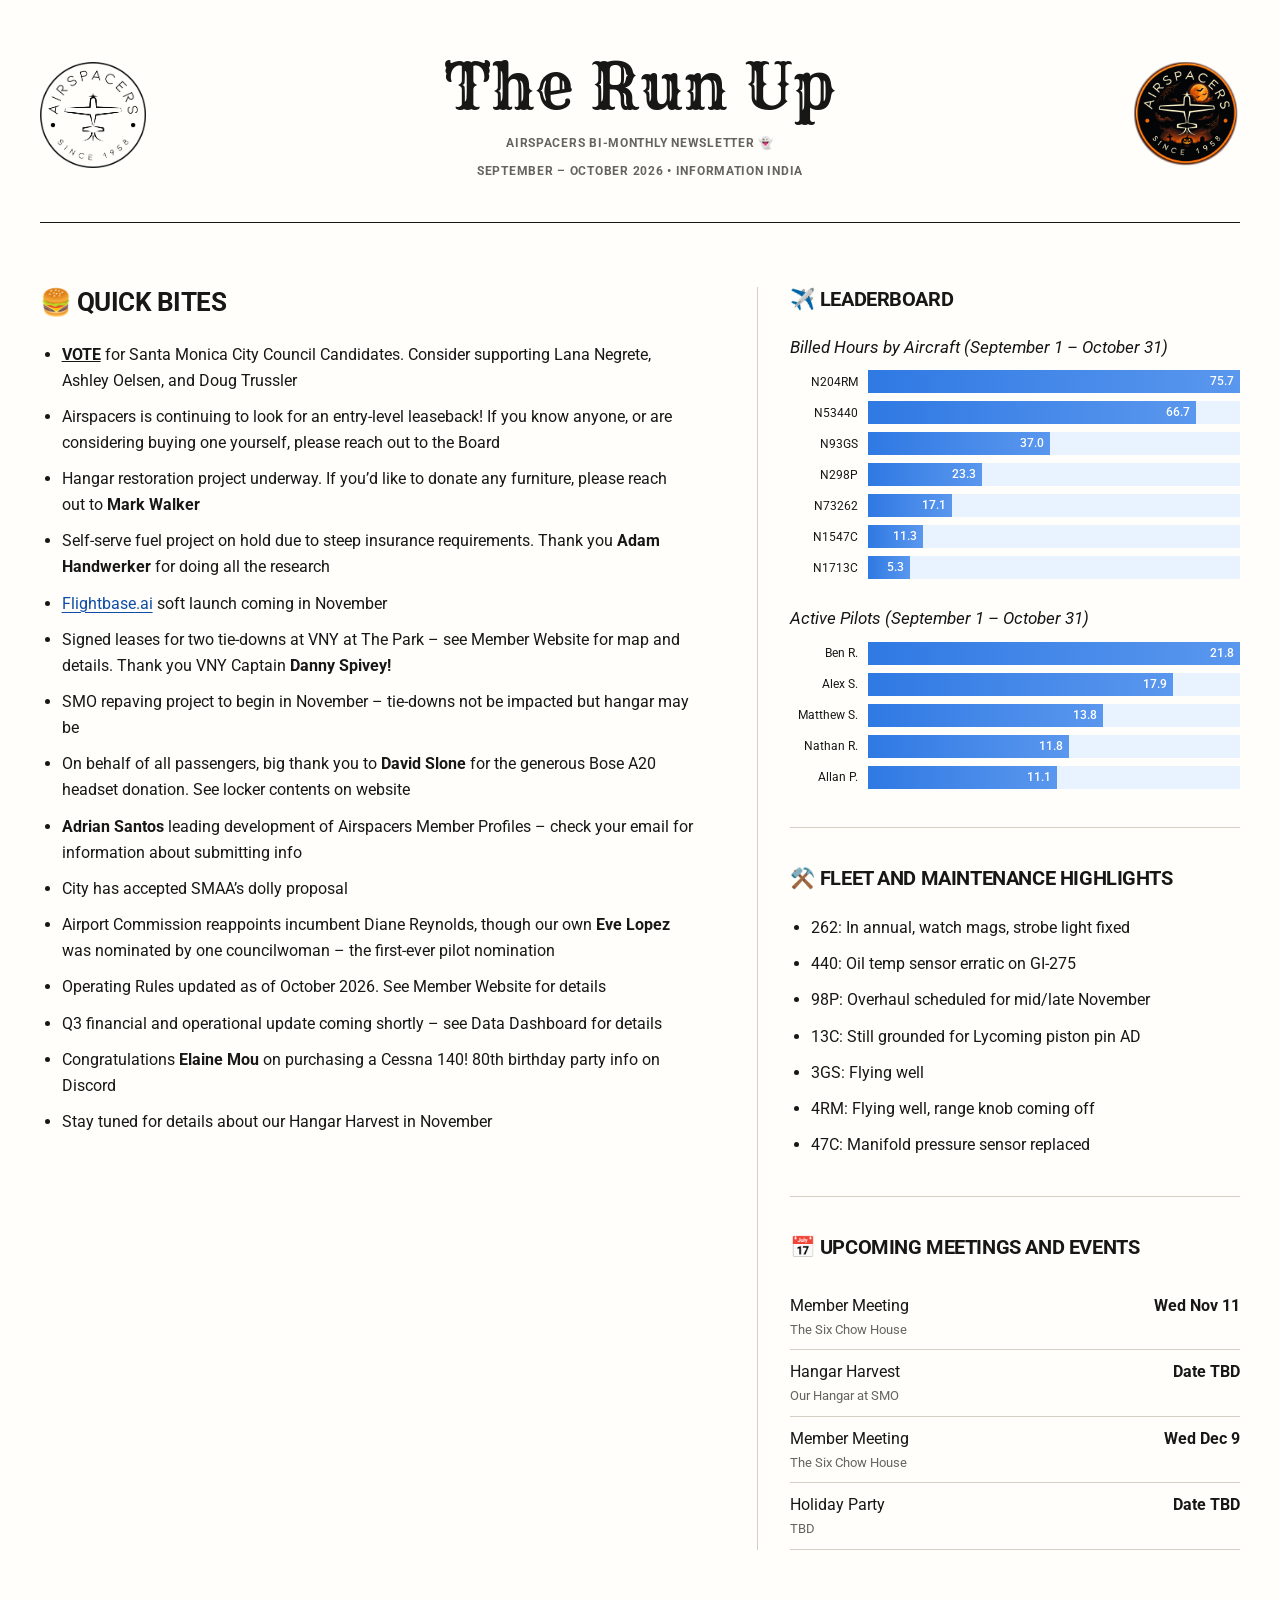
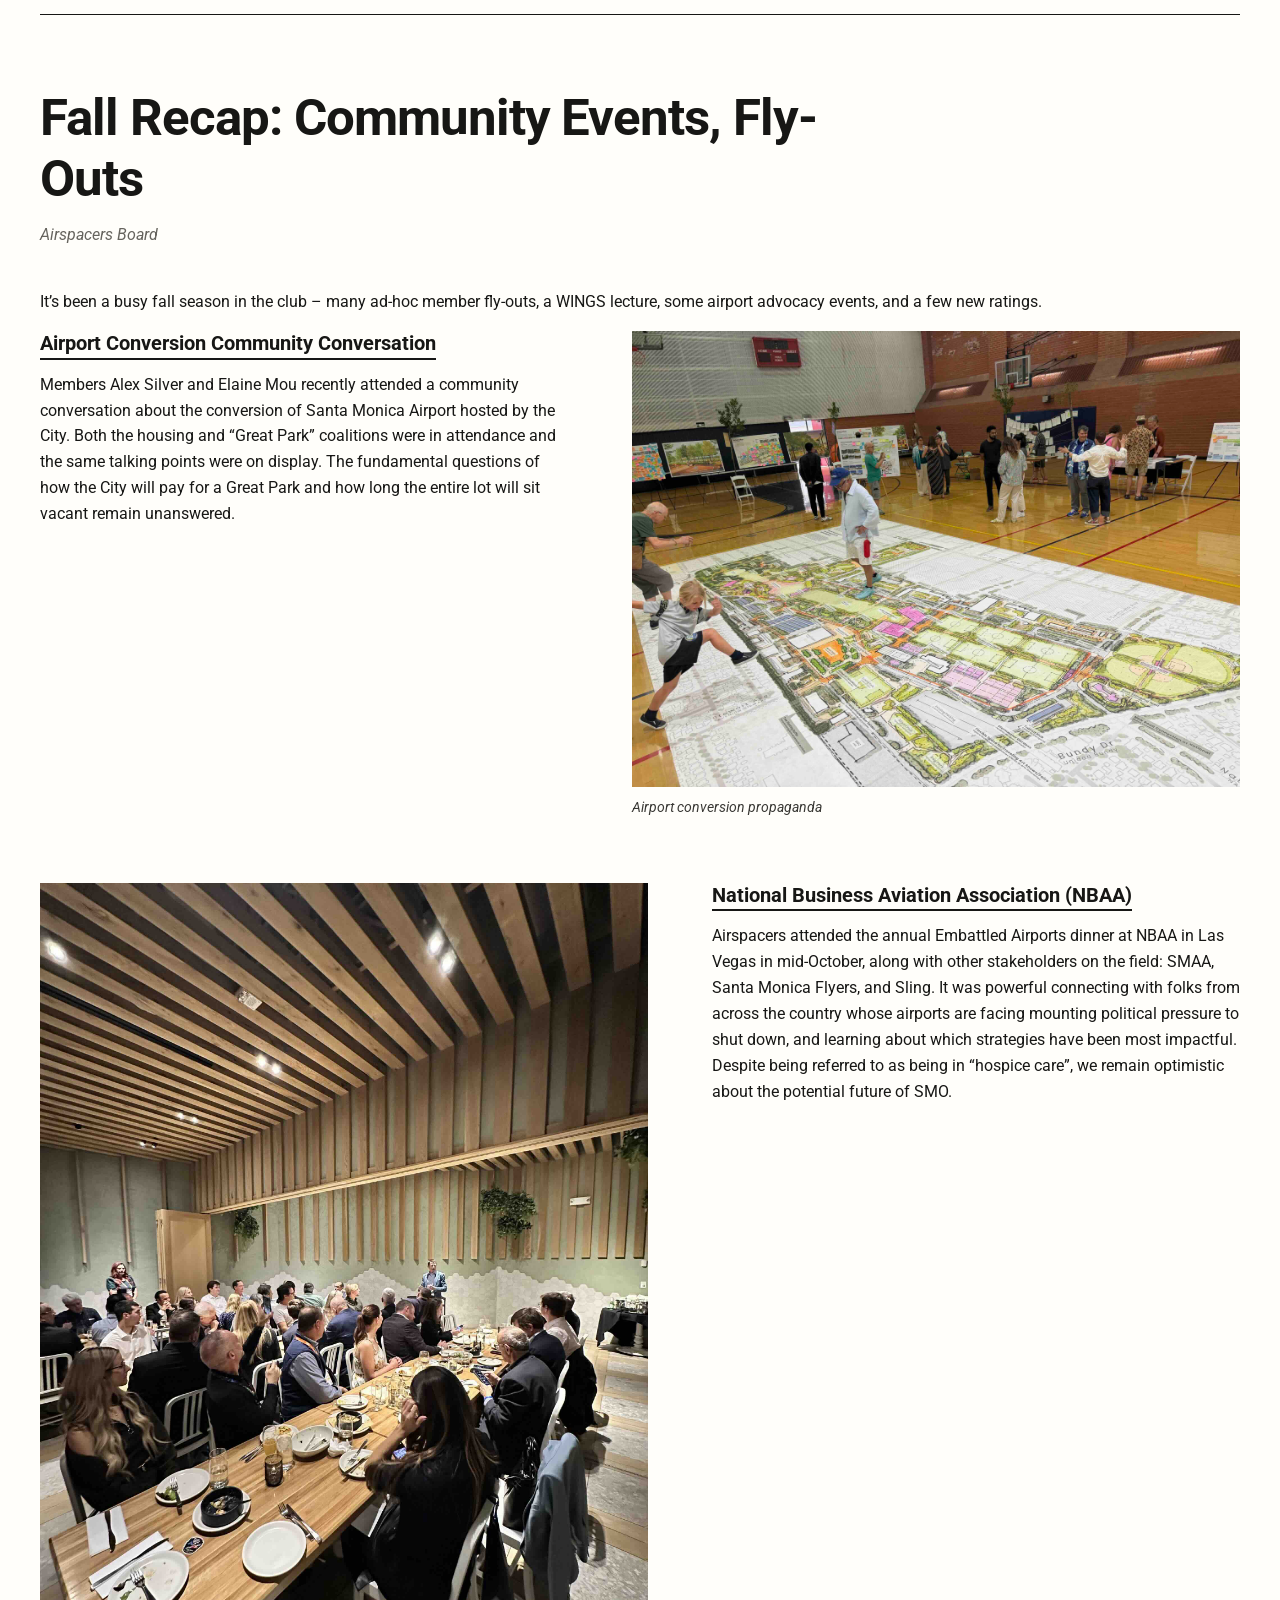
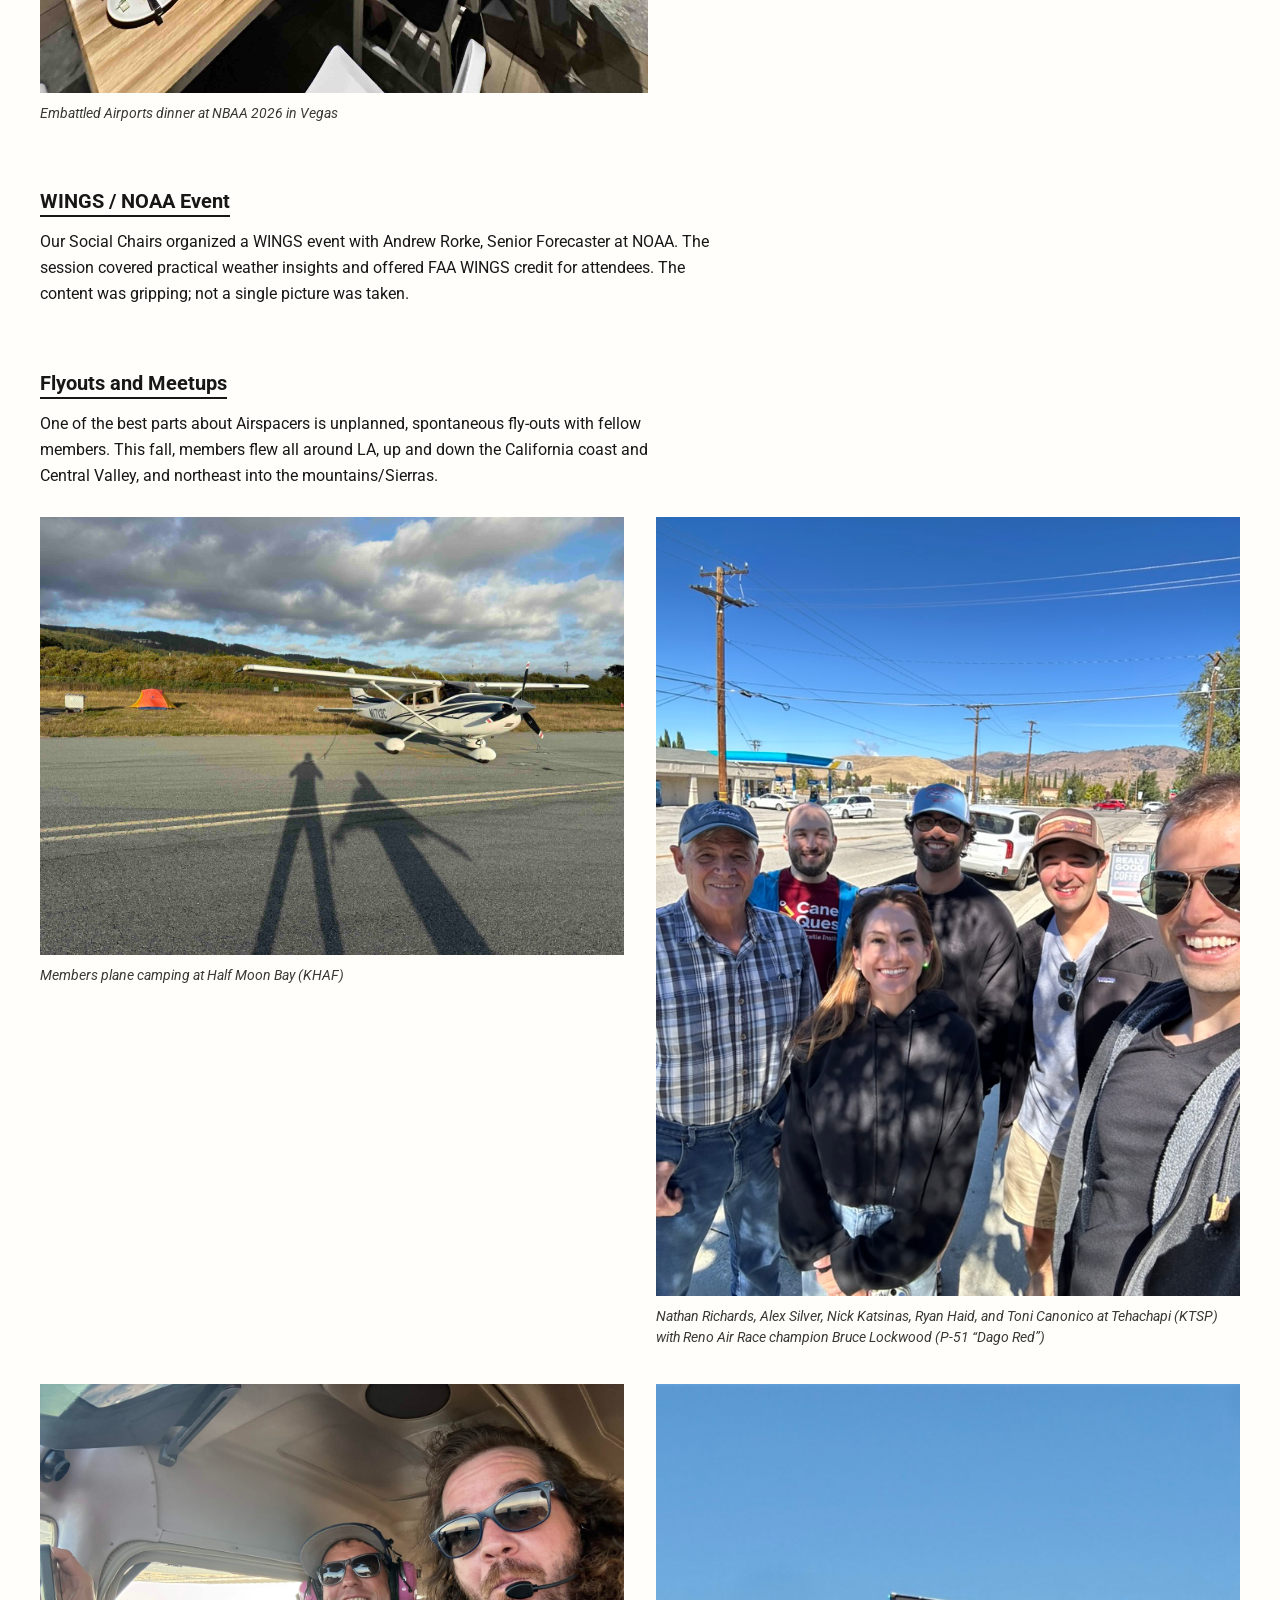
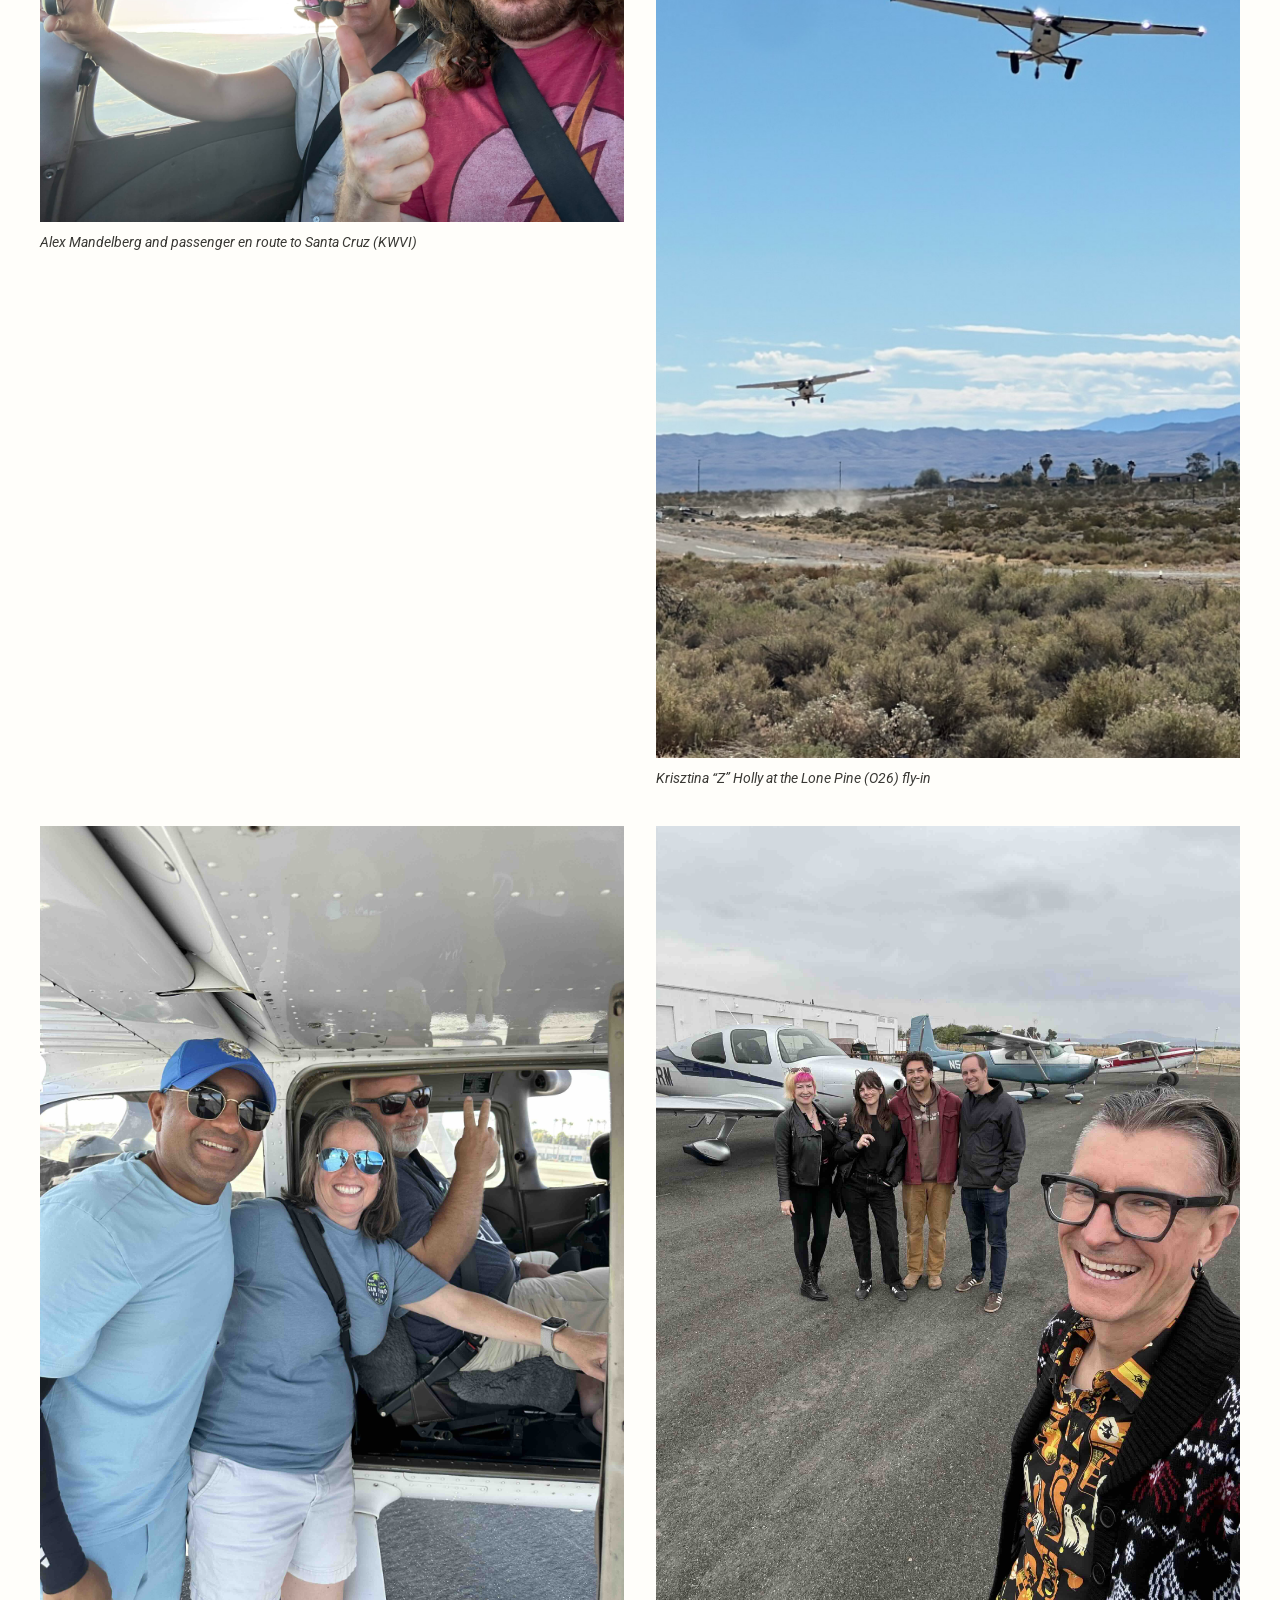
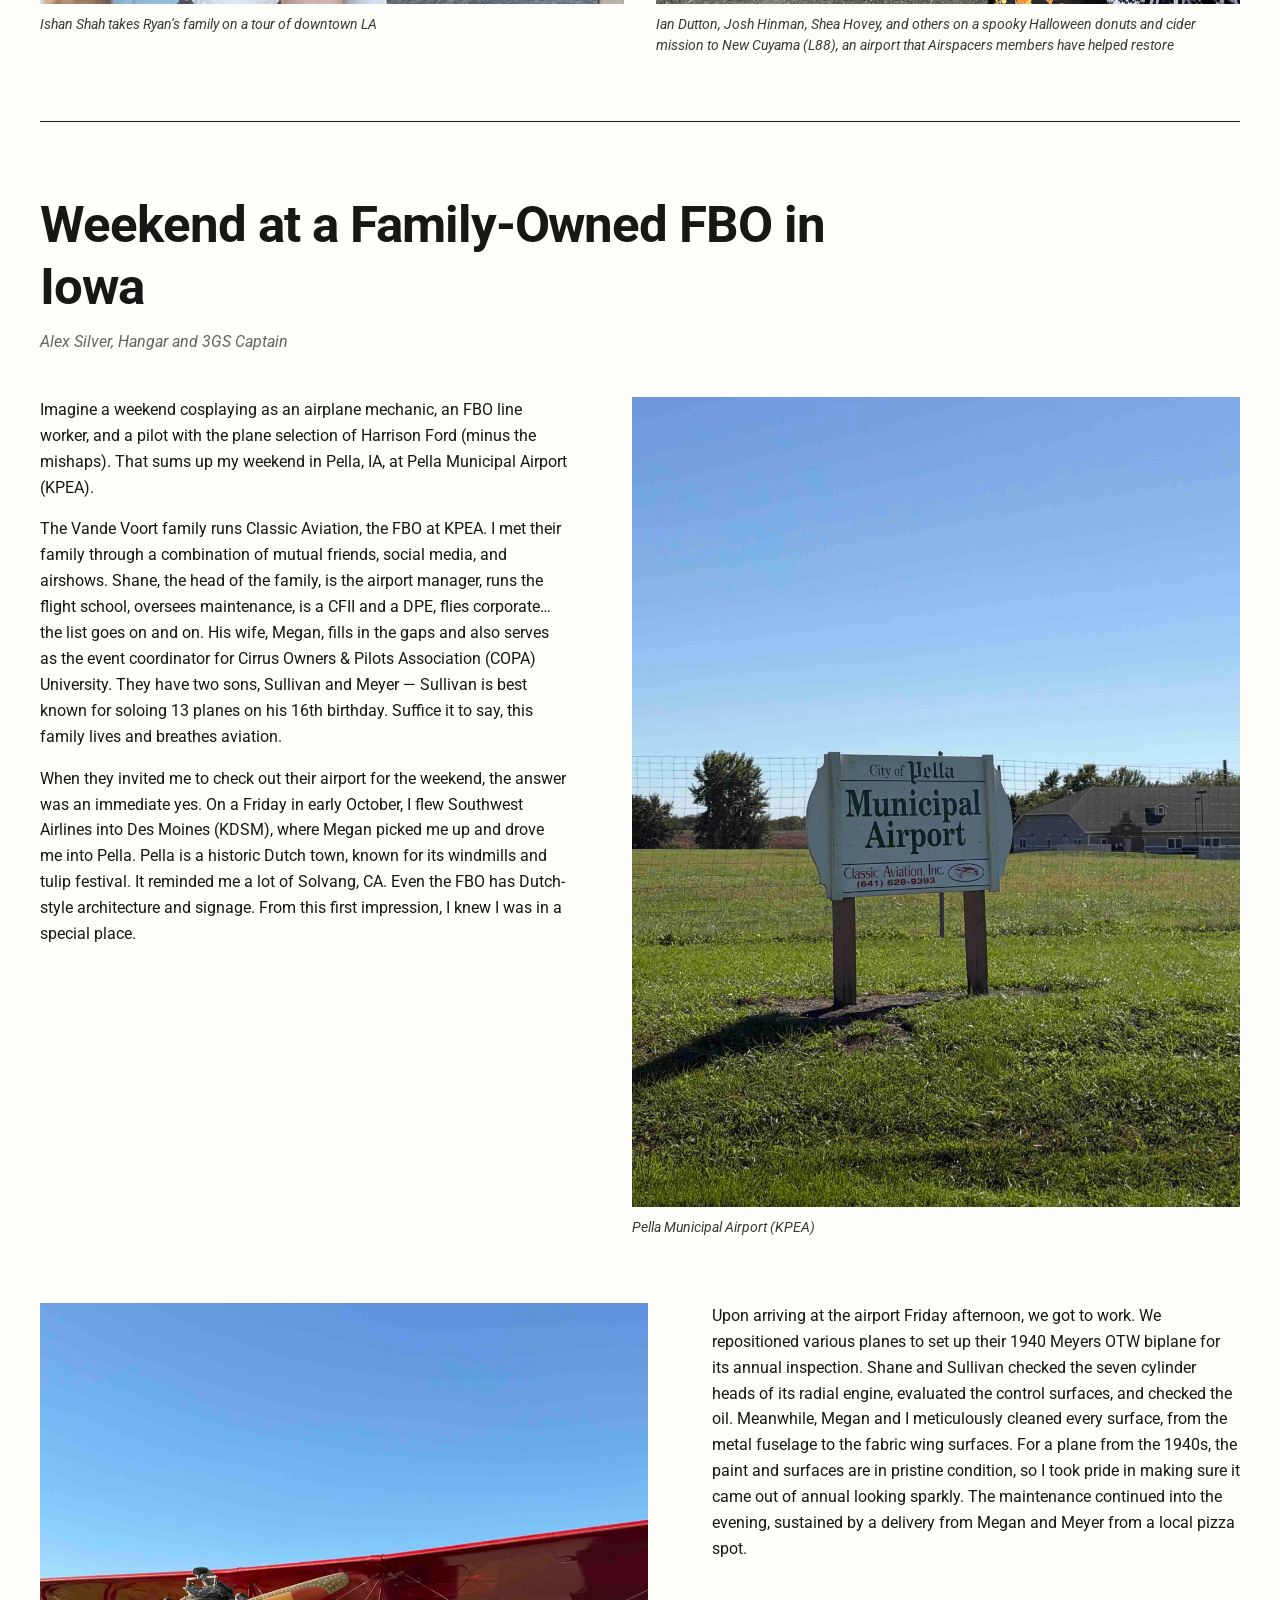
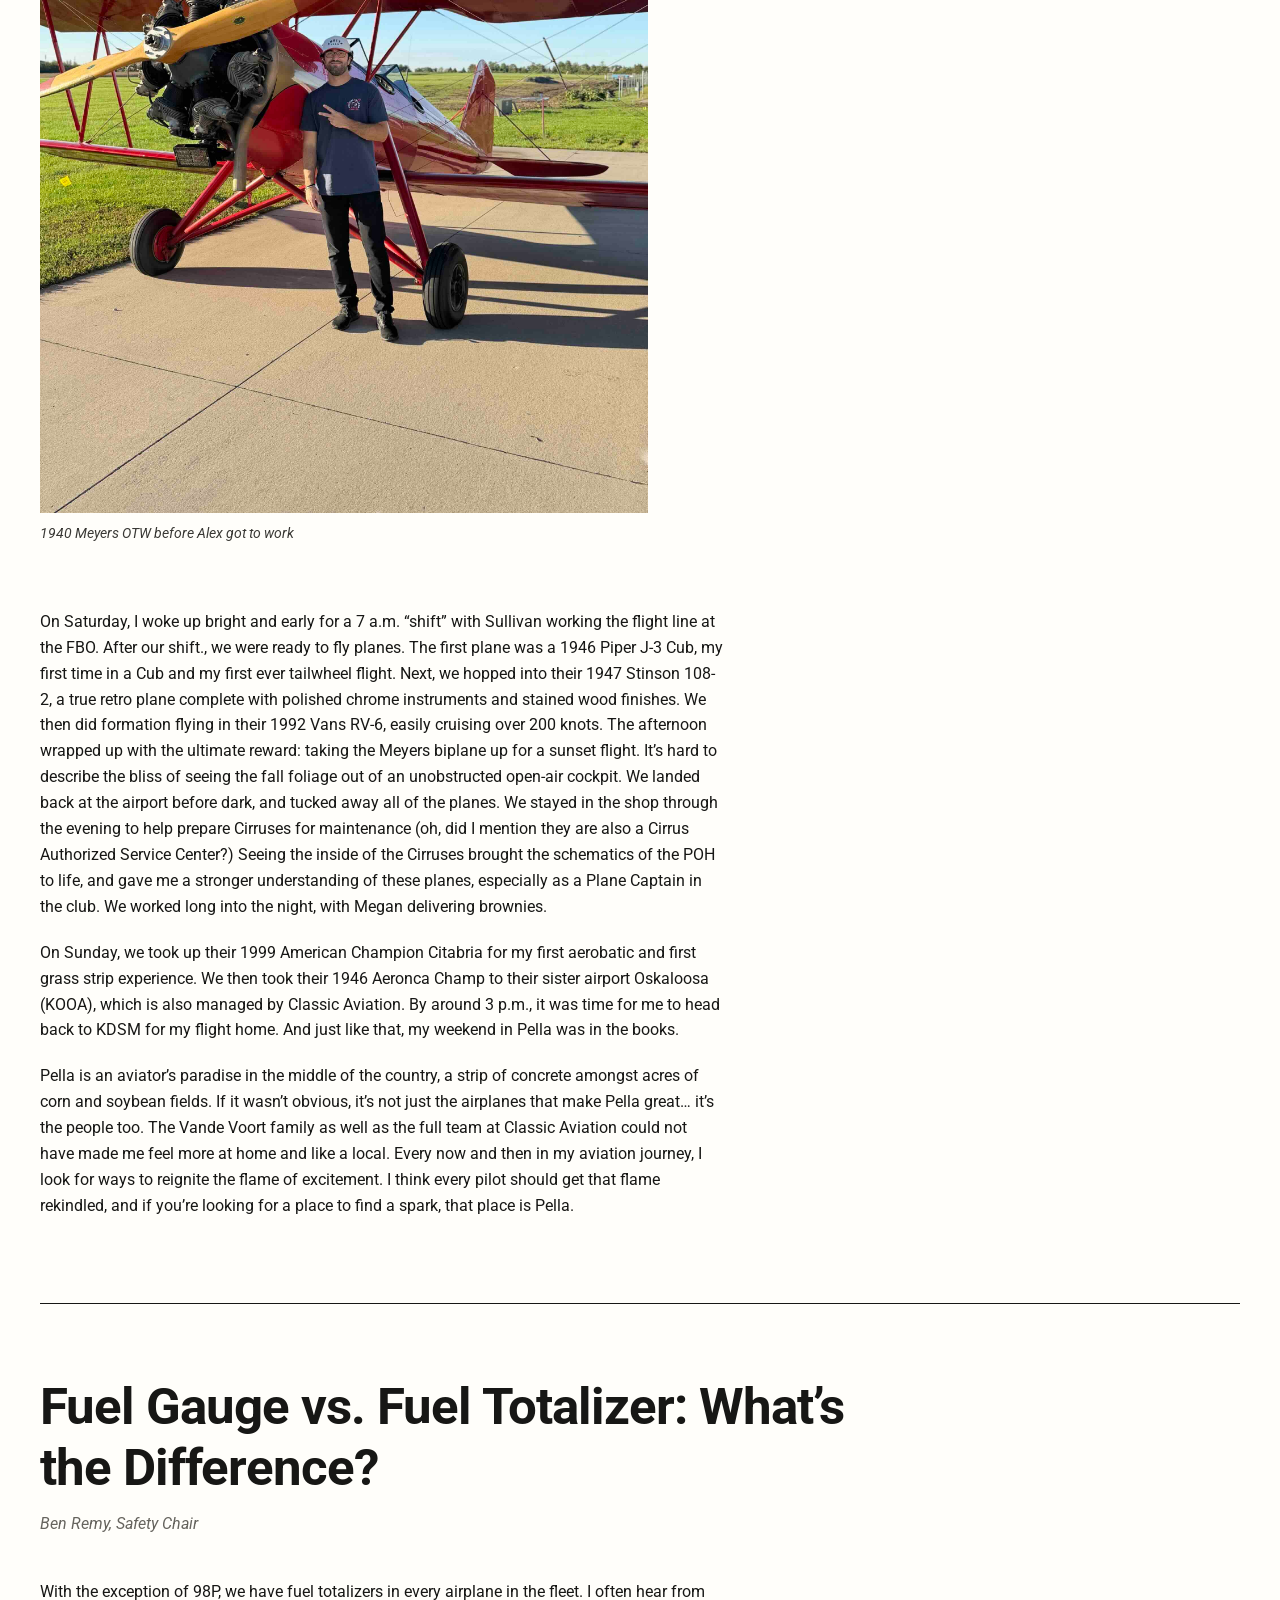
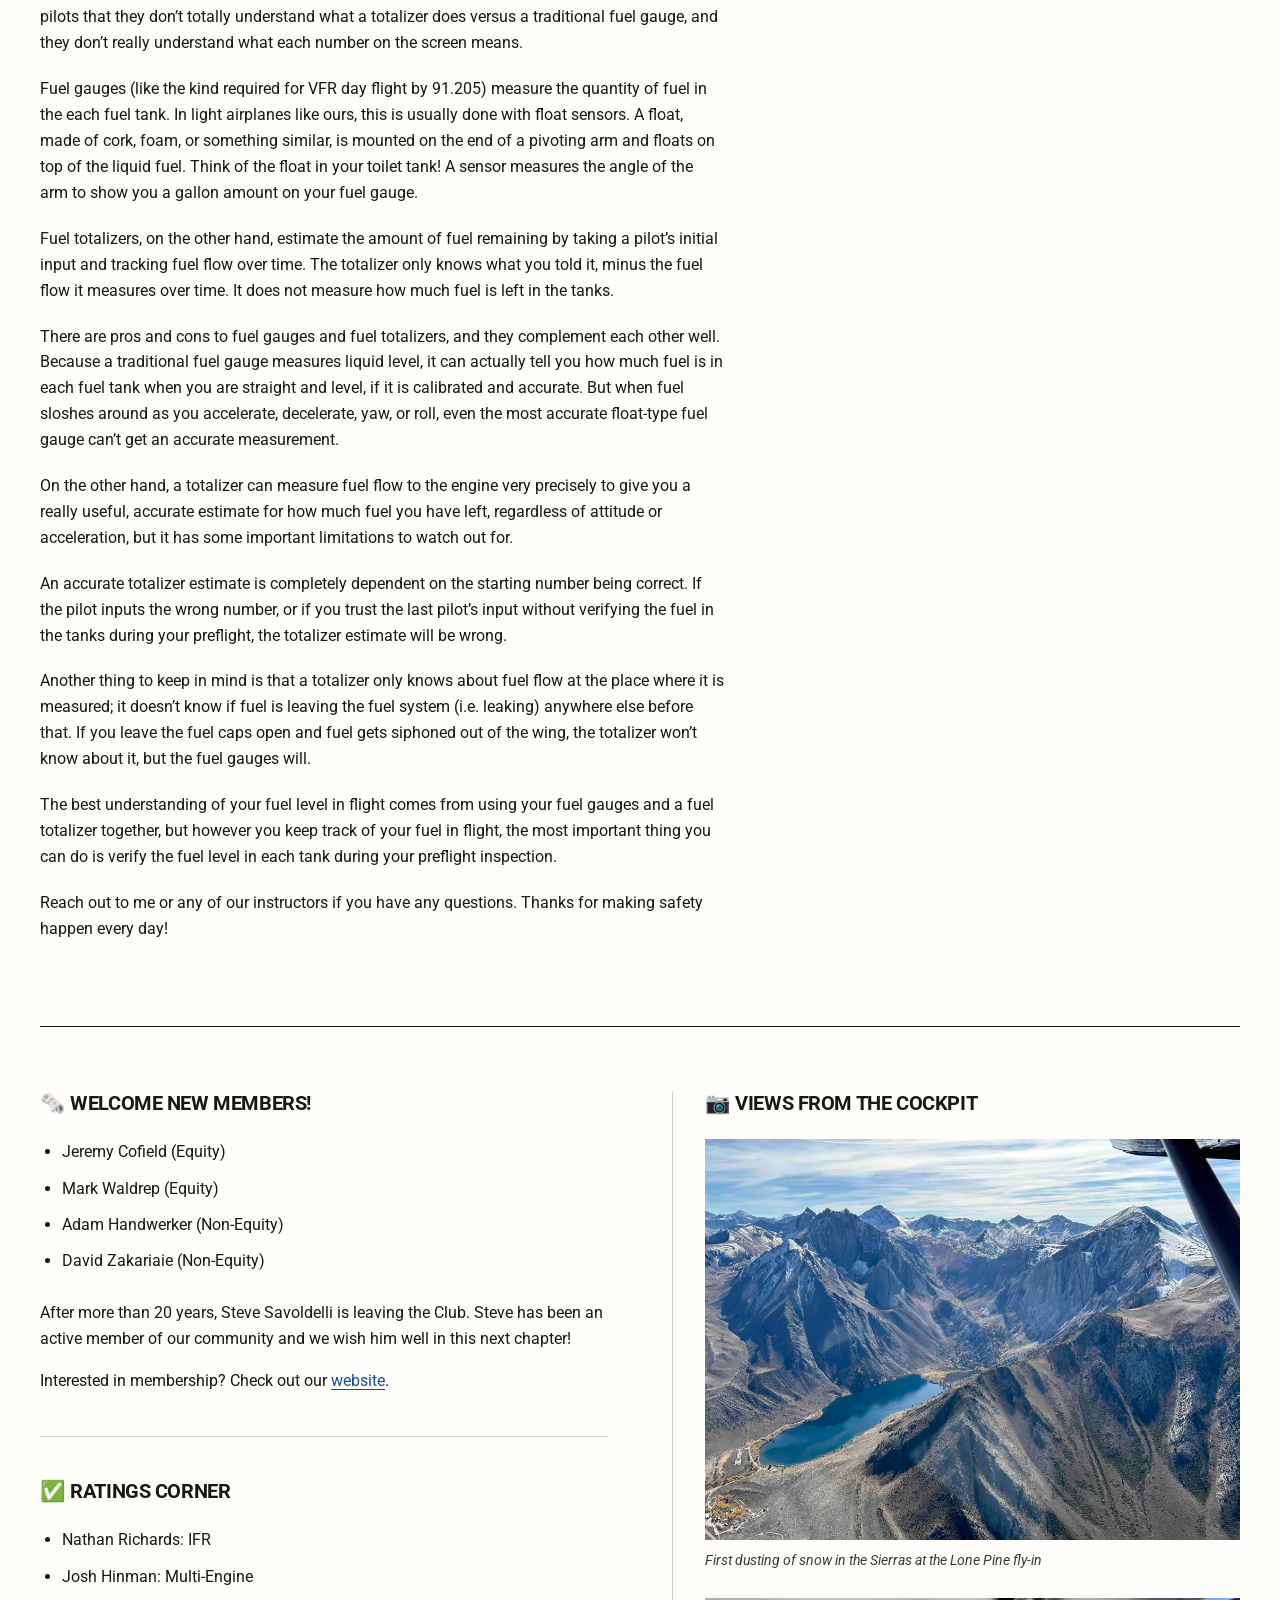
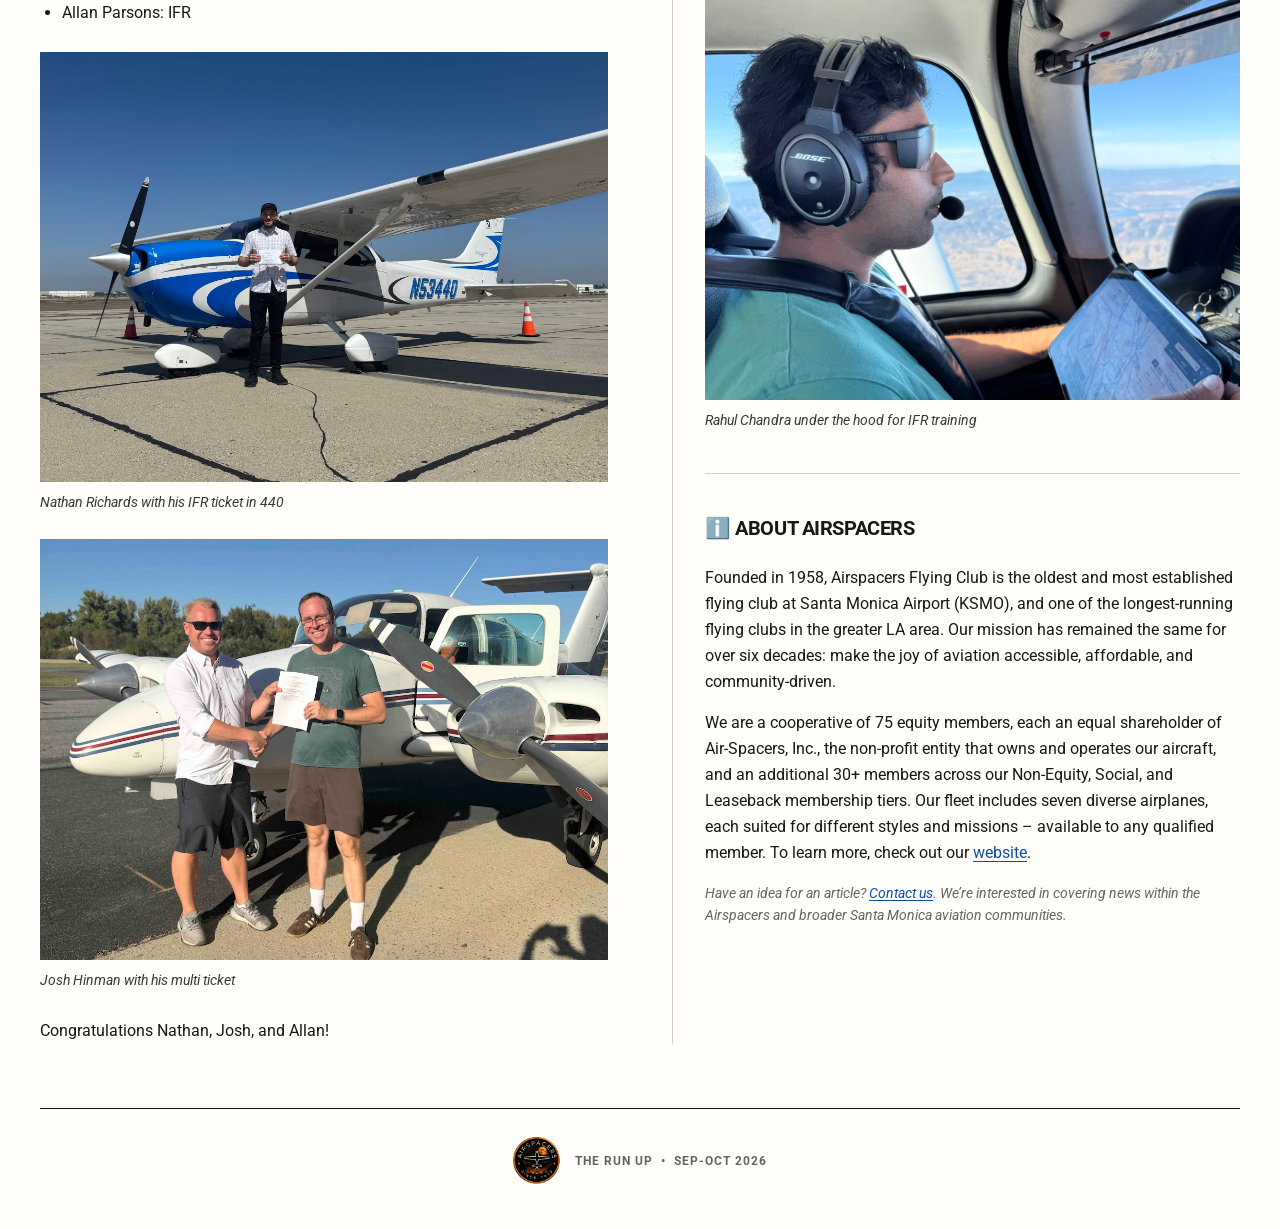
<file: sep-oct-2026/index.html>
<!doctype html>
<html lang="en"><head><meta charset="utf-8"><meta name="viewport" content="width=device-width, initial-scale=1">
<meta name="robots" content="noindex">
<meta name="description" content="The Run Up — Airspacers Bi-Monthly Newsletter for September–October 2026.">
<title>The Run Up | September–October 2026</title><link rel="icon" href="assets/images/logo-spooky.png" type="image/png">
<link rel="stylesheet" href="../styles.css"><script src="../script.js" defer></script>
<style>
  .seasonal-masthead::after { display: none; }
  .seasonal-masthead .seasonal-mark { width: 106px; height: 106px; object-fit: contain; }
  .reading-copy { max-width: 76ch; }
  .reading-copy p { margin-bottom: 1.25rem; }
  .cockpit-column { border-left: 1px solid var(--line); padding-left: 32px; }
  .issue-label .full-date, .issue-label .mobile-date { padding: 0; }
  .issue-label .mobile-date { display: none; }
  @media (max-width: 900px) {
    .seasonal-masthead .seasonal-mark { display: none; }
    .cockpit-column { border-left: 0; border-top: 1px solid var(--line); padding: 42px 0 0; }
  }
  @media (max-width: 680px) {
    .issue-label.issue-date { display: block; }
    .issue-label .full-date { display: none; }
    .issue-label .mobile-date { display: inline; }
  }
</style>
</head><body>
<header class="masthead seasonal-masthead reveal">
<picture>
  <source media="(max-width: 900px)" srcset="assets/images/logo-spooky.png">
  <img class="brand-mark" src="../assets/images/airspacers-logo.png" alt="Airspacers — Since 1958" width="506" height="506">
</picture>
<div class="masthead-copy">
<h1>The Run Up</h1>
<p class="issue-label">Airspacers Bi-Monthly Newsletter 👻</p>
<p class="issue-label issue-date"><span class="full-date">September – October 2026</span><span class="mobile-date">Sep - Oct 2026</span> • Information India</p></div>
<img class="seasonal-mark" src="assets/images/logo-spooky.png" alt="Halloween Airspacers logo" width="600" height="600"></header>
<main>
<section class="opening-grid section-rule" aria-label="Newsletter highlights">
<article class="reveal">
<h2>🍔 Quick Bites</h2>
<ul class="feature-list">
<li><strong><u>VOTE</u></strong> for Santa Monica City Council Candidates. Consider supporting Lana Negrete, Ashley Oelsen, and Doug Trussler</li>
<li>Airspacers is continuing to look for an entry-level leaseback! If you know anyone, or are considering buying one yourself, please reach out to the Board</li>
<li>Hangar restoration project underway. If you’d like to donate any furniture, please reach out to <strong>Mark Walker</strong></li>
<li>Self-serve fuel project on hold due to steep insurance requirements. Thank you <strong>Adam Handwerker</strong> for doing all the research</li>
<li><a href="http://flightbase.ai">Flightbase.ai</a> soft launch coming in November</li>
<li>Signed leases for two tie-downs at VNY at The Park – see Member Website for map and details. Thank you VNY Captain <strong>Danny Spivey!</strong></li>
<li>SMO repaving project to begin in November – tie-downs not be impacted but hangar may be</li>
<li>On behalf of all passengers, big thank you to <strong>David Slone</strong> for the generous Bose A20 headset donation. See locker contents on website</li>
<li><strong>Adrian Santos</strong> leading development of Airspacers Member Profiles – check your email for information about submitting info</li>
<li>City has accepted SMAA’s dolly proposal</li>
<li>Airport Commission reappoints incumbent Diane Reynolds, though our own <strong>Eve Lopez</strong> was nominated by one councilwoman – the first-ever pilot nomination</li>
<li>Operating Rules updated as of October 2026. See Member Website for details</li>
<li>Q3 financial and operational update coming shortly – see Data Dashboard for details</li>
<li>Congratulations <strong>Elaine Mou</strong> on purchasing a Cessna 140! 80th birthday party info on Discord</li>
<li>Stay tuned for details about our Hangar Harvest in November</li></ul></article>
<aside class="opening-sidebar">
<section class="sidebar-block reveal">
<h2>✈️ Leaderboard</h2>
<h3>Billed Hours by Aircraft <span>(September 1 – October 31)</span></h3>
<div class="bar-chart" aria-label="Billed Hours by Aircraft">
<div class="bar-row"><span>N204RM</span>
<div class="bar-track"><i style="--value:100.0%"><b>75.7</b></i></div></div>
<div class="bar-row"><span>N53440</span>
<div class="bar-track"><i style="--value:88.1%"><b>66.7</b></i></div></div>
<div class="bar-row"><span>N93GS</span>
<div class="bar-track"><i style="--value:48.9%"><b>37.0</b></i></div></div>
<div class="bar-row"><span>N298P</span>
<div class="bar-track"><i style="--value:30.8%"><b>23.3</b></i></div></div>
<div class="bar-row"><span>N73262</span>
<div class="bar-track"><i style="--value:22.6%"><b>17.1</b></i></div></div>
<div class="bar-row"><span>N1547C</span>
<div class="bar-track"><i style="--value:14.9%"><b>11.3</b></i></div></div>
<div class="bar-row"><span>N1713C</span>
<div class="bar-track"><i style="--value:7.0%"><b>5.3</b></i></div></div></div>
<div class="chart-heading">
<h3>Active Pilots <span>(September 1 – October 31)</span></h3>
<div class="bar-chart" aria-label="Active Pilots">
<div class="bar-row"><span>Ben R.</span>
<div class="bar-track"><i style="--value:100.0%"><b>21.8</b></i></div></div>
<div class="bar-row"><span>Alex S.</span>
<div class="bar-track"><i style="--value:82.1%"><b>17.9</b></i></div></div>
<div class="bar-row"><span>Matthew S.</span>
<div class="bar-track"><i style="--value:63.3%"><b>13.8</b></i></div></div>
<div class="bar-row"><span>Nathan R.</span>
<div class="bar-track"><i style="--value:54.1%"><b>11.8</b></i></div></div>
<div class="bar-row"><span>Allan P.</span>
<div class="bar-track"><i style="--value:50.9%"><b>11.1</b></i></div></div></div></div></section>
<section class="sidebar-block reveal">
<h2>⚒️ Fleet and Maintenance Highlights</h2>
<ul class="compact-list">
<li>262: In annual, watch mags, strobe light fixed</li>
<li>440: Oil temp sensor erratic on GI-275</li>
<li>98P: Overhaul scheduled for mid/late November</li>
<li>13C: Still grounded for Lycoming piston pin AD</li>
<li>3GS: Flying well</li>
<li>4RM: Flying well, range knob coming off</li>
<li>47C: Manifold pressure sensor replaced</li></ul></section>
<section class="sidebar-block reveal">
<h2>📅 Upcoming Meetings and Events</h2><dl class="event-list">
<div><dt>Member Meeting<span>The Six Chow House</span></dt><dd>Wed Nov 11</dd></div>
<div><dt>Hangar Harvest<span>Our Hangar at SMO</span></dt><dd>Date TBD</dd></div>
<div><dt>Member Meeting<span>The Six Chow House</span></dt><dd>Wed Dec 9</dd></div>
<div><dt>Holiday Party<span>TBD</span></dt><dd>Date TBD</dd></div></dl></section></aside></section>
<section class="story section-rule" aria-label="Fall recap">
<header class="story-heading reveal">
<h2>Fall Recap: Community Events, Fly-Outs</h2>
<p class="byline">Airspacers Board</p></header>
<p>It’s been a busy fall season in the club – many ad-hoc member fly-outs, a WINGS lecture, some airport advocacy events, and a few new ratings.</p>
<div class="story-grid">
<article class="story-item reveal">
<div class="story-copy">
<h3>Airport Conversion Community Conversation</h3>
<p>Members Alex Silver and Elaine Mou recently attended a community conversation about the conversion of Santa Monica Airport hosted by the City. Both the housing and “Great Park” coalitions were in attendance and the same talking points were on display. The fundamental questions of how the City will pay for a Great Park and how long the entire lot will sit vacant remain unanswered.</p></div>
<figure><img src="assets/images/airport-conversion-project.jpg" alt="Airport conversion propaganda" loading="lazy" width="2880" height="2160"><figcaption>Airport conversion propaganda</figcaption></figure></article>
<article class="story-item reveal">
<div class="story-copy">
<h3>National Business Aviation Association (NBAA)</h3>
<p>Airspacers attended the annual Embattled Airports dinner at NBAA in Las Vegas in mid-October, along with other stakeholders on the field: SMAA, Santa Monica Flyers, and Sling. It was powerful connecting with folks from across the country whose airports are facing mounting political pressure to shut down, and learning about which strategies have been most impactful. Despite being referred to as being in “hospice care”, we remain optimistic about the potential future of SMO.</p></div>
<figure><img src="assets/images/nbaa-dinner.jpg" alt="Embattled Airports dinner at NBAA 2026 in Vegas" loading="lazy" width="2160" height="2880"><figcaption>Embattled Airports dinner at NBAA 2026 in Vegas</figcaption></figure></article>
<article class="reading-copy story-copy reveal">
<h3>WINGS / NOAA Event</h3>
<p>Our Social Chairs organized a WINGS event with Andrew Rorke, Senior Forecaster at NOAA. The session covered practical weather insights and offered FAA WINGS credit for attendees. The content was gripping; not a single picture was taken.</p></article>
<article class="story-item story-item--gallery reveal">
<div class="story-copy">
<h3>Flyouts and Meetups</h3>
<p>One of the best parts about Airspacers is unplanned, spontaneous fly-outs with fellow members. This fall, members flew all around LA, up and down the California coast and Central Valley, and northeast into the mountains/Sierras.</p></div>
<div class="photo-grid">
<figure><img src="assets/images/fly-out-haf.jpg" alt="Members plane camping at Half Moon Bay (KHAF)" loading="lazy" width="2880" height="2160"><figcaption>Members plane camping at Half Moon Bay (KHAF)</figcaption></figure>
<figure><img src="assets/images/fly-out-TSP.jpg" alt="Nathan Richards, Alex Silver, Nick Katsinas, Ryan Haid, and Toni Canonico at Tehachapi (KTSP) with Reno Air Race champion Bruce Lockwood (P-51 “Dago Red”)" loading="lazy" width="768" height="1024"><figcaption>Nathan Richards, Alex Silver, Nick Katsinas, Ryan Haid, and Toni Canonico at Tehachapi (KTSP) with Reno Air Race champion Bruce Lockwood (P-51 “Dago Red”)</figcaption></figure>
<figure><img src="assets/images/fly-out-madelberg.jpg" alt="Alex Mandelberg and passenger en route to Santa Cruz (KWVI)" loading="lazy" width="2880" height="2160"><figcaption>Alex Mandelberg and passenger en route to Santa Cruz (KWVI)</figcaption></figure>
<figure><img src="assets/images/z-lone-pine-fly-in.jpg" alt="Krisztina “Z” Holly at the Lone Pine (O26) fly-in" loading="lazy" width="1188" height="1980"><figcaption>Krisztina “Z” Holly at the Lone Pine (O26) fly-in</figcaption></figure>
<figure><img src="assets/images/fly-out-ishan.jpg" alt="Ishan Shah takes Ryan’s family on a tour of downtown LA" loading="lazy" width="3024" height="4032"><figcaption>Ishan Shah takes Ryan’s family on a tour of downtown LA</figcaption></figure>
<figure><img src="assets/images/fly-out-L88.jpg" alt="Ian Dutton, Josh Hinman, Shea Hovey, and others on a spooky Halloween donuts and cider mission to New Cuyama (L88), an airport that Airspacers members have helped restore" loading="lazy" width="2160" height="2880"><figcaption>Ian Dutton, Josh Hinman, Shea Hovey, and others on a spooky Halloween donuts and cider mission to New Cuyama (L88), an airport that Airspacers members have helped restore</figcaption></figure></div></article></div></section>
<section class="story section-rule" aria-label="Weekend in Iowa">
<header class="story-heading reveal">
<h2>Weekend at a Family-Owned FBO in Iowa</h2>
<p class="byline">Alex Silver, Hangar and 3GS Captain</p></header>
<div class="story-grid">
<article class="story-item reveal">
<div class="story-copy">
<p>Imagine a weekend cosplaying as an airplane mechanic, an FBO line worker, and a pilot with the plane selection of Harrison Ford (minus the mishaps). That sums up my weekend in Pella, IA, at Pella Municipal Airport (KPEA).</p>
<p>The Vande Voort family runs Classic Aviation, the FBO at KPEA. I met their family through a combination of mutual friends, social media, and airshows. Shane, the head of the family, is the airport manager, runs the flight school, oversees maintenance, is a CFII and a DPE, flies corporate… the list goes on and on. His wife, Megan, fills in the gaps and also serves as the event coordinator for Cirrus Owners &amp; Pilots Association (COPA) University. They have two sons, Sullivan and Meyer — Sullivan is best known for soloing 13 planes on his 16th birthday. Suffice it to say, this family lives and breathes aviation.</p>
<p>When they invited me to check out their airport for the weekend, the answer was an immediate yes. On a Friday in early October, I flew Southwest Airlines into Des Moines (KDSM), where Megan picked me up and drove me into Pella. Pella is a historic Dutch town, known for its windmills and tulip festival. It reminded me a lot of Solvang, CA. Even the FBO has Dutch-style architecture and signage. From this first impression, I knew I was in a special place.</p></div>
<figure><img src="assets/images/pella-airport.jpg" alt="Pella Municipal Airport (KPEA)" loading="lazy" width="2119" height="2825"><figcaption>Pella Municipal Airport (KPEA)</figcaption></figure></article>

<article class="story-item reveal">
<div class="story-copy">
<p>Upon arriving at the airport Friday afternoon, we got to work. We repositioned various planes to set up their 1940 Meyers OTW biplane for its annual inspection. Shane and Sullivan checked the seven cylinder heads of its radial engine, evaluated the control surfaces, and checked the oil. Meanwhile, Megan and I meticulously cleaned every surface, from the metal fuselage to the fabric wing surfaces. For a plane from the 1940s, the paint and surfaces are in pristine condition, so I took pride in making sure it came out of annual looking sparkly. The maintenance continued into the evening, sustained by a delivery from Megan and Meyer from a local pizza spot.</p></div>
<figure><img src="assets/images/pella-airplane.jpg" alt="1940 Meyers OTW before Alex got to work" loading="lazy" width="2142" height="2856"><figcaption>1940 Meyers OTW before Alex got to work</figcaption></figure></article>
<div class="reading-copy reveal">
<p>On Saturday, I woke up bright and early for a 7 a.m. “shift” with Sullivan working the flight line at the FBO. After our shift., we were ready to fly planes. The first plane was a 1946 Piper J-3 Cub, my first time in a Cub and my first ever tailwheel flight. Next, we hopped into their 1947 Stinson 108-2, a true retro plane complete with polished chrome instruments and stained wood finishes. We then did formation flying in their 1992 Vans RV-6, easily cruising over 200 knots. The afternoon wrapped up with the ultimate reward: taking the Meyers biplane up for a sunset flight. It’s hard to describe the bliss of seeing the fall foliage out of an unobstructed open-air cockpit. We landed back at the airport before dark, and tucked away all of the planes. We stayed in the shop through the evening to help prepare Cirruses for maintenance (oh, did I mention they are also a Cirrus Authorized Service Center?) Seeing the inside of the Cirruses brought the schematics of the POH to life, and gave me a stronger understanding of these planes, especially as a Plane Captain in the club. We worked long into the night, with Megan delivering brownies.</p>
<p>On Sunday, we took up their 1999 American Champion Citabria for my first aerobatic and first grass strip experience. We then took their 1946 Aeronca Champ to their sister airport Oskaloosa (KOOA), which is also managed by Classic Aviation. By around 3 p.m., it was time for me to head back to KDSM for my flight home. And just like that, my weekend in Pella was in the books.</p>
<p>Pella is an aviator’s paradise in the middle of the country, a strip of concrete amongst acres of corn and soybean fields. If it wasn’t obvious, it’s not just the airplanes that make Pella great… it’s the people too. The Vande Voort family as well as the full team at Classic Aviation could not have made me feel more at home and like a local. Every now and then in my aviation journey, I look for ways to reignite the flame of excitement. I think every pilot should get that flame rekindled, and if you’re looking for a place to find a spark, that place is Pella.</p></div></div></section>
<section class="story section-rule" aria-label="Safety article">
<header class="story-heading reveal">
<h2>Fuel Gauge vs. Fuel Totalizer: What’s the Difference?</h2>
<p class="byline">Ben Remy, Safety Chair</p></header>
<div class="reading-copy reveal">
<p>With the exception of 98P, we have fuel totalizers in every airplane in the fleet. I often hear from pilots that they don’t totally understand what a totalizer does versus a traditional fuel gauge, and they don’t really understand what each number on the screen means.</p>
<p>Fuel gauges (like the kind required for VFR day flight by 91.205) measure the quantity of fuel in the each fuel tank. In light airplanes like ours, this is usually done with float sensors. A float, made of cork, foam, or something similar, is mounted on the end of a pivoting arm and floats on top of the liquid fuel. Think of the float in your toilet tank! A sensor measures the angle of the arm to show you a gallon amount on your fuel gauge.</p>
<p>Fuel totalizers, on the other hand, estimate the amount of fuel remaining by taking a pilot’s initial input and tracking fuel flow over time. The totalizer only knows what you told it, minus the fuel flow it measures over time. It does not measure how much fuel is left in the tanks.</p>
<p>There are pros and cons to fuel gauges and fuel totalizers, and they complement each other well. Because a traditional fuel gauge measures liquid level, it can actually tell you how much fuel is in each fuel tank when you are straight and level, if it is calibrated and accurate. But when fuel sloshes around as you accelerate, decelerate, yaw, or roll, even the most accurate float-type fuel gauge can’t get an accurate measurement.</p>
<p>On the other hand, a totalizer can measure fuel flow to the engine very precisely to give you a really useful, accurate estimate for how much fuel you have left, regardless of attitude or acceleration, but it has some important limitations to watch out for.</p>
<p>An accurate totalizer estimate is completely dependent on the starting number being correct. If the pilot inputs the wrong number, or if you trust the last pilot’s input without verifying the fuel in the tanks during your preflight, the totalizer estimate will be wrong.</p>
<p>Another thing to keep in mind is that a totalizer only knows about fuel flow at the place where it is measured; it doesn’t know if fuel is leaving the fuel system (i.e. leaking) anywhere else before that. If you leave the fuel caps open and fuel gets siphoned out of the wing, the totalizer won’t know about it, but the fuel gauges will.</p>
<p>The best understanding of your fuel level in flight comes from using your fuel gauges and a fuel totalizer together, but however you keep track of your fuel in flight, the most important thing you can do is verify the fuel level in each tank during your preflight inspection.</p>
<p>Reach out to me or any of our instructors if you have any questions. Thanks for making safety happen every day!</p></div></section>
<section class="community-grid section-rule" aria-label="Community updates">
<div>
<article class="community-card reveal">
<h2>🗞️ Welcome New Members!</h2>
<ul class="compact-list">
<li>Jeremy Cofield (Equity)</li>
<li>Mark Waldrep (Equity)</li>
<li>Adam Handwerker (Non-Equity)</li>
<li>David Zakariaie (Non-Equity)</li></ul><br>
<p>After more than 20 years, Steve Savoldelli is leaving the Club. Steve has been an active member of our community and we wish him well in this next chapter!</p>
<p>Interested in membership? Check out our <a href="http://www.airspacers.com">website</a>.</p></article>
<article class="community-card reveal">
<h2>✅ Ratings Corner</h2>
<ul class="compact-list">
<li>Nathan Richards: IFR</li>
<li>Josh Hinman: Multi-Engine</li>
<li>Allan Parsons: IFR</li></ul><br>
<figure><img src="assets/images/nathan-ifr.jpg" alt="Nathan Richards with his IFR ticket in 440" loading="lazy" width="2174" height="1646"><figcaption>Nathan Richards with his IFR ticket in 440</figcaption></figure><br>
<figure><img src="assets/images/hinman-ifr.jpg" alt="Josh Hinman with his multi ticket" loading="lazy" width="1102" height="816"><figcaption>Josh Hinman with his multi ticket</figcaption></figure><br>
<p>Congratulations Nathan, Josh, and Allan!</p></article></div>
<div class="cockpit-column">
<article class="community-card reveal">
<h2>📷 Views from the Cockpit</h2>
<figure><img src="assets/images/mountain-snow.jpg" alt="First dusting of snow in the Sierras at the Lone Pine fly-in" loading="lazy" width="4032" height="3024"><figcaption>First dusting of snow in the Sierras at the Lone Pine fly-in</figcaption></figure><br>
<figure><img src="assets/images/rahul-ifr.jpg" alt="Rahul Chandra under the hood for IFR training" loading="lazy" width="2880" height="2160"><figcaption>Rahul Chandra under the hood for IFR training</figcaption></figure></article>
<article class="community-card reveal">
<h2>ℹ️ About Airspacers</h2>
          <p>Founded in 1958, Airspacers Flying Club is the oldest and most established flying club at Santa Monica Airport (KSMO), and one of the longest-running flying clubs in the greater LA area. Our mission has remained the same for over six decades: make the joy of aviation accessible, affordable, and community-driven.</p>
          <p>We are a cooperative of 75 equity members, each an equal shareholder of Air-Spacers, Inc., the non-profit entity that owns and operates our aircraft, and an additional 30+ members across our Non-Equity, Social, and Leaseback membership tiers. Our fleet includes seven diverse airplanes, each suited for different styles and missions – available to any qualified member. To learn more, check out our <a href="http://www.airspacers.com">website</a>.</p>
          <p class="contact-note">Have an idea for an article? <a href="mailto:president@airspacers.com">Contact us</a>. We’re interested in covering news within the Airspacers and broader Santa Monica aviation communities.</p>
        </article></div></section></main>
<footer class="site-footer reveal"><img src="assets/images/logo-spooky.png" alt="" width="600" height="600">
<p>The Run Up <span aria-hidden="true">•</span> Sep-Oct 2026</p></footer></body></html>
</file>
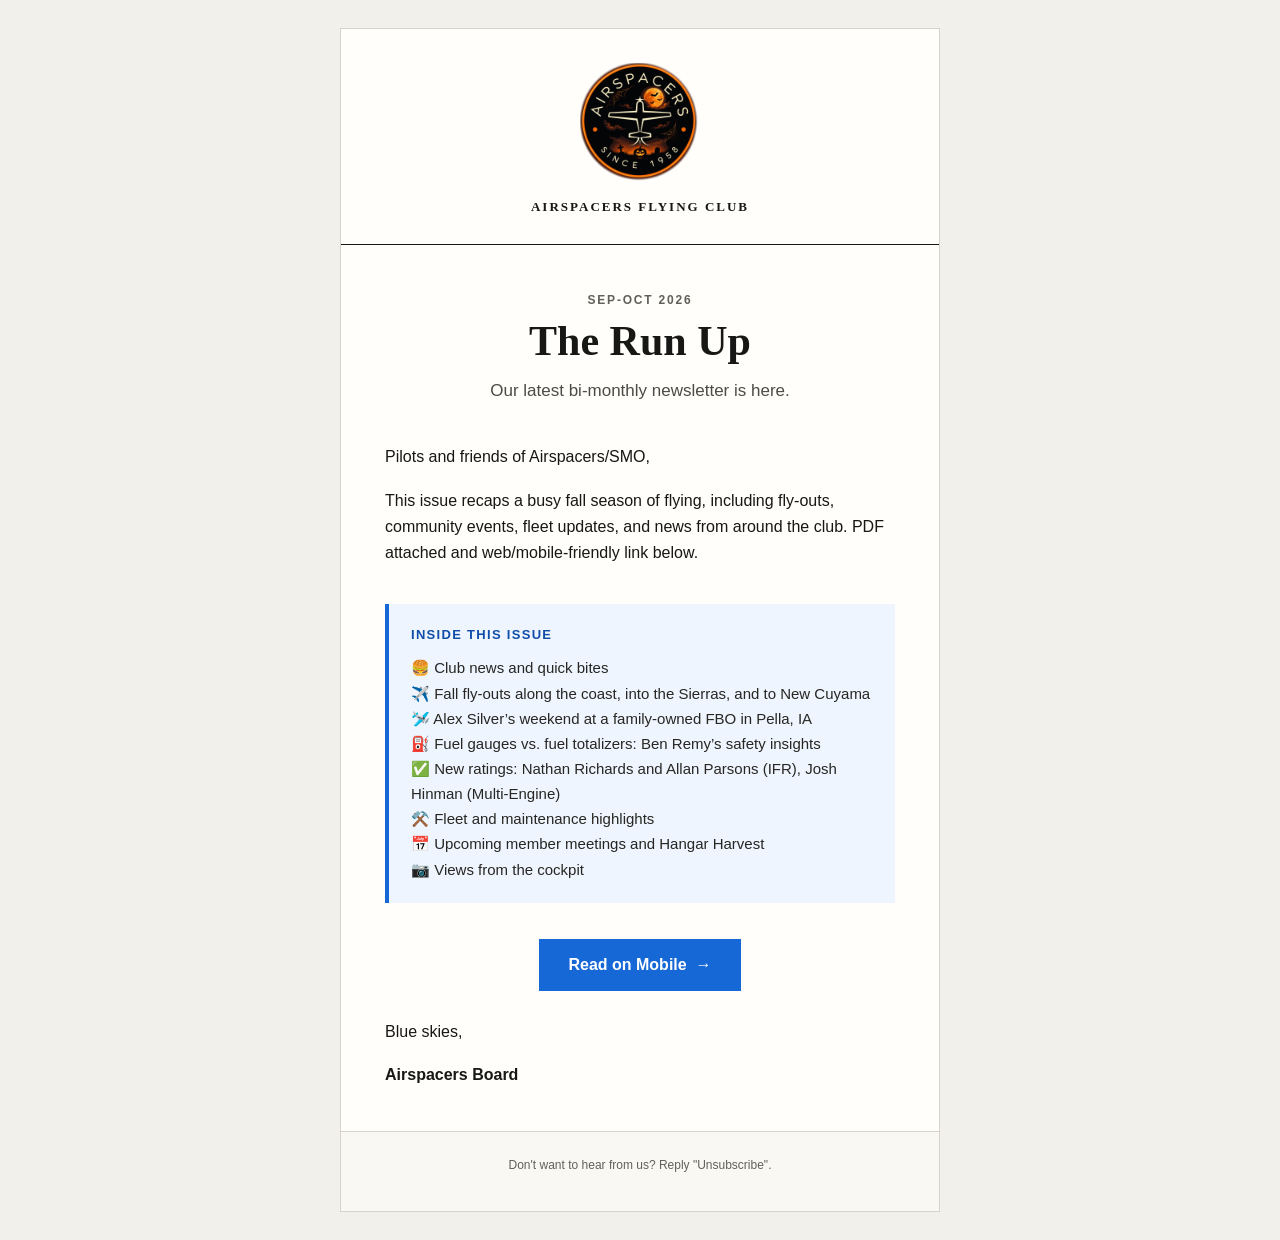
<file: sep-oct-2026/email.html>
<!doctype html>
<html lang="en" xmlns="http://www.w3.org/1999/xhtml">
<head>
  <meta charset="utf-8">
  <meta name="viewport" content="width=device-width, initial-scale=1">
  <meta name="x-apple-disable-message-reformatting">
  <meta name="format-detection" content="telephone=no,address=no,email=no,date=no,url=no">
  <title>The Run Up | Sep-Oct 2026</title>
  <style>
    @media only screen and (max-width: 620px) {
      .email-shell { width: 100% !important; }
      .mobile-pad { padding-left: 22px !important; padding-right: 22px !important; }
      .headline { font-size: 34px !important; line-height: 40px !important; }
      .button-cell, .button-link { display: block !important; width: 100% !important; }
      .button-link { box-sizing: border-box !important; text-align: center !important; }
    }
  </style>
</head>
<body style="margin:0; padding:0; background-color:#f1f0eb; color:#171715; font-family:Roboto, Arial, sans-serif;">
  <div style="display:none; max-height:0; overflow:hidden; opacity:0; color:transparent; line-height:1px; font-size:1px;">
    Fall fly-outs, a weekend in Pella, fuel totalizer safety, and new member ratings from Airspacers.
  </div>

  <table role="presentation" width="100%" cellspacing="0" cellpadding="0" border="0" style="width:100%; background-color:#f1f0eb;">
    <tr>
      <td align="center" style="padding:28px 12px;">
        <table role="presentation" class="email-shell" width="600" cellspacing="0" cellpadding="0" border="0" style="width:600px; max-width:600px; background-color:#fffefa; border:1px solid #d7d3c9;">
          <tr>
            <td class="mobile-pad" style="padding:34px 44px 28px; border-bottom:1px solid #171715; text-align:center;">
              <div style="font-size:29px; line-height:34px; margin-bottom:8px;"><img src="https://airspacers-1958.github.io/newsletters/sep-oct-2026/assets/images/logo-spooky.png" alt="Airspacers Halloween logo" width="120" height="120"></div>
              <div style="font-family:Georgia, 'Times New Roman', serif; font-size:13px; line-height:18px; font-weight:bold; letter-spacing:2px; text-transform:uppercase;">Airspacers Flying Club</div>
            </td>
          </tr>

          <tr>
            <td class="mobile-pad" style="padding:46px 44px 18px; text-align:center;">
              <div style="font-size:12px; line-height:18px; font-weight:bold; letter-spacing:1.8px; color:#62605a; text-transform:uppercase;">Sep-Oct 2026</div>
              <h1 class="headline" style="margin:8px 0 12px; font-family:Georgia, 'Times New Roman', serif; font-size:42px; line-height:48px; font-weight:bold; color:#171715;">The Run Up</h1>
              <p style="margin:0; font-size:17px; line-height:27px; color:#4d4b46;">Our latest bi-monthly newsletter is here.</p>
            </td>
          </tr>

          <tr>
            <td class="mobile-pad" style="padding:22px 44px 10px;">
              <p style="margin:0 0 18px; font-size:16px; line-height:26px;">Pilots and friends of Airspacers/SMO,</p>
              <p style="margin:0; font-size:16px; line-height:26px;">This issue recaps a busy fall season of flying, including fly-outs, community events, fleet updates, and news from around the club. PDF attached and web/mobile-friendly link below.</p>
            </td>
          </tr>

          <tr>
            <td class="mobile-pad" style="padding:28px 44px 6px;">
              <table role="presentation" width="100%" cellspacing="0" cellpadding="0" border="0" style="width:100%; background-color:#eef5ff; border-left:4px solid #1768d7;">
                <tr>
                  <td style="padding:22px 22px 20px;">
                    <div style="margin-bottom:11px; font-size:13px; line-height:18px; font-weight:bold; letter-spacing:1.3px; color:#0f4da8; text-transform:uppercase;">Inside this issue</div>
                    <div style="font-size:15px; line-height:25px; color:#272622;">
                      <span role="img" aria-label="Hamburger" style="font-family:'Apple Color Emoji','Segoe UI Emoji','Noto Color Emoji',sans-serif; font-weight:normal; font-style:normal;">&#x1F354;&#xFE0F;</span> Club news and quick bites<br>
                      ✈️ Fall fly-outs along the coast, into the Sierras, and to New Cuyama<br>
                      🛩️ Alex Silver’s weekend at a family-owned FBO in Pella, IA<br>
                      ⛽ Fuel gauges vs. fuel totalizers: Ben Remy’s safety insights<br>
                      ✅ New ratings: Nathan Richards and Allan Parsons (IFR), Josh Hinman (Multi-Engine)<br>
                      ⚒️ Fleet and maintenance highlights<br>
                      <span role="img" aria-label="Calendar" style="font-family:'Apple Color Emoji','Segoe UI Emoji','Noto Color Emoji',sans-serif; font-weight:normal; font-style:normal;">&#x1F4C5;&#xFE0F;</span> Upcoming member meetings and Hangar Harvest<br>
                      <span role="img" aria-label="Camera" style="font-family:'Apple Color Emoji','Segoe UI Emoji','Noto Color Emoji',sans-serif; font-weight:normal; font-style:normal;">&#x1F4F7;&#xFE0F;</span> Views from the cockpit
                    </div>
                  </td>
                </tr>
              </table>
            </td>
          </tr>

          <tr>
            <td class="mobile-pad" align="center" style="padding:30px 44px 24px;">
              <table role="presentation" cellspacing="0" cellpadding="0" border="0" style="margin:0 auto;">
                <tr>
                  <td class="button-cell" align="center" bgcolor="#1768d7" style="background-color:#1768d7;">
                    <a class="button-link" href="https://airspacers-1958.github.io/newsletters/sep-oct-2026/" target="_blank" style="display:inline-block; padding:15px 28px; border:1px solid #1768d7; color:#ffffff; font-size:16px; line-height:20px; font-weight:bold; text-decoration:none;">Read on Mobile&nbsp; →</a>
                  </td>
                </tr>
              </table>
            </td>
          </tr>

          <tr>
            <td class="mobile-pad" style="padding:4px 44px 44px;">
              <p style="margin:0 0 18px; font-size:16px; line-height:26px;">Blue skies,</p>
              <p style="margin:0; font-size:16px; line-height:24px; font-weight:bold;">Airspacers Board</p>
            </td>
          </tr>

          <tr>
            <td class="mobile-pad" style="padding:24px 44px 28px; border-top:1px solid #d7d3c9; background-color:#faf8f2; text-align:center;">
              <p style="margin:0 0 9px; color:#62605a; font-size:12px; line-height:18px;">Don't want to hear from us? Reply "Unsubscribe".</p>
            </td>
          </tr>
        </table>
      </td>
    </tr>
  </table>
</body>
</html>
</file>
<file: Jul-Aug 2026/styles.css>
@font-face {
  font-family: "Roboto";
  src: url("assets/fonts/roboto-regular.ttf") format("truetype");
  font-style: normal;
  font-weight: 400;
  font-display: swap;
}

@font-face {
  font-family: "Roboto";
  src: url("assets/fonts/roboto-medium.ttf") format("truetype");
  font-style: normal;
  font-weight: 500;
  font-display: swap;
}

@font-face {
  font-family: "Roboto";
  src: url("assets/fonts/roboto-bold.ttf") format("truetype");
  font-style: normal;
  font-weight: 700;
  font-display: swap;
}

@font-face {
  font-family: "Roboto";
  src: url("assets/fonts/roboto-italic.ttf") format("truetype");
  font-style: italic;
  font-weight: 400;
  font-display: swap;
}

@font-face {
  font-family: "Roboto";
  src: url("assets/fonts/roboto-bold-italic.ttf") format("truetype");
  font-style: italic;
  font-weight: 700;
  font-display: swap;
}

@font-face {
  font-family: "Rye";
  src: url("assets/fonts/rye-regular.ttf") format("truetype");
  font-style: normal;
  font-weight: 400;
  font-display: swap;
}

:root {
  --paper: #fffefa;
  --ink: #171715;
  --muted: #66645e;
  --line: #d4d0c6;
  --blue: #1768d7;
  --blue-deep: #0f4da8;
  --blue-soft: #e9f2ff;
  --content-width: 1160px;
}

* {
  box-sizing: border-box;
}

html {
  scroll-behavior: smooth;
}

body {
  margin: 0;
  background: var(--paper);
  color: var(--ink);
  font-family: "Roboto", Arial, sans-serif;
  font-size: 1rem;
  line-height: 1.62;
  -webkit-font-smoothing: antialiased;
}

img {
  display: block;
  max-width: 100%;
}

a {
  color: var(--blue-deep);
  text-decoration-thickness: 1px;
  text-underline-offset: 0.16em;
}

a:hover {
  color: var(--blue);
}

strong {
  font-weight: 700;
}

.masthead,
main,
.site-footer {
  width: min(calc(100% - 40px), var(--content-width));
  margin-inline: auto;
}

.masthead {
  display: grid;
  grid-template-columns: 106px 1fr 106px;
  align-items: center;
  gap: 28px;
  padding: 44px 0 34px;
  text-align: center;
}

.masthead::after {
  content: "";
  width: 106px;
}

.brand-mark {
  width: 106px;
  height: 106px;
  object-fit: contain;
}

.masthead-copy h1 {
  margin: 0;
  font-family: "Rye", Georgia, serif;
  font-size: 32px;
  font-weight: 400;
  letter-spacing: 0.01em;
  line-height: 1.2;
}

.kicker,
.issue-label,
.section-number {
  margin: 0;
  color: var(--muted);
  font-size: 0.76rem;
  font-weight: 700;
  letter-spacing: 0.13em;
  text-transform: uppercase;
}

.issue-label {
  margin-top: 9px;
  letter-spacing: 0.06em;
}

.issue-label span,
.site-footer span {
  padding-inline: 0.35em;
}

.section-rule {
  border-top: 1px solid var(--ink);
  padding-block: 56px;
}

.opening-grid {
  display: grid;
  grid-template-columns: minmax(0, 1.1fr) minmax(360px, 0.9fr);
  gap: clamp(40px, 7vw, 88px);
}

h2,
h3,
p {
  margin-top: 0;
}

h2 {
  margin-bottom: 24px;
  font-size: clamp(1.38rem, 2vw, 1.7rem);
  line-height: 1.2;
  letter-spacing: -0.02em;
  text-transform: uppercase;
}

h3 {
  margin-bottom: 12px;
  font-size: 1.05rem;
  line-height: 1.35;
}

.feature-list,
.compact-list {
  margin: 0;
  padding-left: 1.35rem;
}

.feature-list li + li,
.compact-list li + li {
  margin-top: 0.48rem;
}

.opening-sidebar {
  min-width: 0;
}

.sidebar-block + .sidebar-block {
  margin-top: 38px;
  border-top: 1px solid var(--line);
  padding-top: 38px;
}

.sidebar-block h2 {
  font-size: 1.28rem;
}

.sidebar-block h3 {
  font-weight: 500;
  font-style: italic;
}

.sidebar-block h3 span {
  font-weight: 400;
}

.chart-heading {
  margin-top: 28px;
}

.bar-chart {
  display: grid;
  gap: 8px;
}

.bar-row {
  display: grid;
  grid-template-columns: 68px 1fr;
  align-items: center;
  gap: 10px;
  font-size: 0.78rem;
}

.bar-row > span {
  text-align: right;
}

.bar-track {
  height: 23px;
  background: var(--blue-soft);
  overflow: hidden;
}

.bar-track i {
  position: relative;
  display: block;
  width: var(--value);
  min-width: 42px;
  height: 100%;
  background: linear-gradient(90deg, #2f79e3, #5a97ee);
  transform-origin: left;
  transition: transform 900ms cubic-bezier(0.2, 0.7, 0.2, 1);
}

.reveal-ready .reveal:not(.is-visible) .bar-track i {
  transform: scaleX(0);
}

.bar-track b {
  position: absolute;
  right: 6px;
  color: white;
  font-size: 0.72rem;
  font-style: normal;
  font-weight: 500;
  line-height: 23px;
}

.chart-note {
  margin: 18px 0 0;
  color: var(--muted);
  font-size: 0.78rem;
  font-style: italic;
  line-height: 1.5;
}

.event-list {
  margin: 0;
}

.event-list div {
  display: grid;
  grid-template-columns: 1fr auto;
  gap: 20px;
  padding: 9px 0;
  border-bottom: 1px solid var(--line);
}

.event-list dt,
.event-list dd {
  margin: 0;
}

.event-list dt span {
  display: block;
  color: var(--muted);
  font-size: 0.83rem;
}

.event-list dd {
  white-space: nowrap;
  font-weight: 700;
}

.story-heading {
  max-width: 780px;
  margin-bottom: 42px;
}

.story-heading h2 {
  margin: 4px 0 5px;
  font-size: clamp(1.9rem, 4vw, 3.3rem);
  text-transform: none;
}

.byline {
  margin-bottom: 24px;
  color: var(--muted);
  font-style: italic;
}

.standfirst {
  margin-bottom: 0;
  font-size: clamp(1.08rem, 1.7vw, 1.3rem);
  line-height: 1.55;
}

.story-grid {
  display: grid;
  gap: 56px;
}

.story-item {
  display: grid;
  grid-template-columns: minmax(0, 0.8fr) minmax(0, 1.2fr);
  align-items: start;
  gap: clamp(28px, 5vw, 66px);
}

.story-item:nth-child(even) .story-copy {
  order: 2;
}

.story-copy h3 {
  display: inline-block;
  border-bottom: 2px solid var(--ink);
  font-size: 1.22rem;
}

figure {
  margin: 0;
}

figure img,
.missing-image > div {
  width: 100%;
  aspect-ratio: 4 / 3;
  object-fit: cover;
  background: #eeeae0;
}

figcaption {
  margin-top: 11px;
  color: #393834;
  font-size: 0.9rem;
  font-style: italic;
  line-height: 1.45;
}

.missing-image > div {
  display: grid;
  place-items: center;
  border: 1px dashed #aaa59a;
  color: var(--muted);
}

.missing-image span {
  font-size: 0.76rem;
  font-weight: 700;
  letter-spacing: 0.12em;
  text-transform: uppercase;
}

.photo-grid {
  display: grid;
  grid-template-columns: repeat(2, minmax(0, 1fr));
  gap: 46px 32px;
}

.photo-grid figure:nth-child(3) img {
  object-position: center 64%;
}

.community-grid {
  display: grid;
  grid-template-columns: repeat(2, minmax(0, 1fr));
  gap: clamp(40px, 7vw, 88px);
}

.community-card + .community-card,
.feature-portrait + .community-card {
  margin-top: 42px;
  border-top: 1px solid var(--line);
  padding-top: 42px;
}

.community-card h2 {
  font-size: 1.28rem;
}

.community-card p:last-child {
  margin-bottom: 0;
}

.feature-portrait img {
  aspect-ratio: 4 / 3;
  object-fit: cover;
  object-position: center 58%;
}

.contact-note {
  color: var(--muted);
  font-size: 0.85rem;
  font-style: italic;
}

.site-footer {
  display: flex;
  align-items: center;
  justify-content: center;
  gap: 14px;
  border-top: 1px solid var(--ink);
  padding: 28px 0 44px;
  color: var(--muted);
  font-size: 0.78rem;
  font-weight: 700;
  letter-spacing: 0.08em;
  text-transform: uppercase;
}

.site-footer img {
  width: 48px;
  height: 48px;
}

.site-footer p {
  margin: 0;
}

.reveal-ready .reveal {
  opacity: 0;
  transform: translateY(24px);
  transition:
    opacity 700ms ease,
    transform 700ms cubic-bezier(0.2, 0.7, 0.2, 1);
}

.reveal-ready .reveal.is-visible {
  opacity: 1;
  transform: translateY(0);
}

@media (max-width: 860px) {
  .masthead {
    grid-template-columns: 78px 1fr;
    gap: 20px;
    padding-top: 30px;
    text-align: left;
  }

  .masthead::after {
    display: none;
  }

  .brand-mark {
    width: 78px;
    height: 78px;
  }

  .opening-grid,
  .community-grid {
    grid-template-columns: 1fr;
    gap: 48px;
  }

  .opening-sidebar {
    border-top: 1px solid var(--line);
    padding-top: 44px;
  }
}

@media (max-width: 680px) {
  body {
    font-size: 1rem;
    line-height: 1.58;
  }

  .masthead,
  main,
  .site-footer {
    width: min(calc(100% - 32px), var(--content-width));
  }

  .masthead {
    grid-template-columns: 64px 1fr;
    padding: 24px 0;
  }

  .brand-mark {
    width: 64px;
    height: 64px;
  }

  .masthead-copy h1 {
    font-size: 32px;
  }

  .issue-label span {
    display: none;
  }

  .issue-label {
    display: grid;
    gap: 1px;
    font-size: 0.66rem;
  }

  .section-rule {
    padding-block: 42px;
  }

  h2,
  .sidebar-block h2,
  .community-card h2 {
    font-size: 1.25rem;
  }

  .story-heading h2 {
    font-size: 2rem;
  }

  .story-heading,
  .story-grid {
    margin-bottom: 0;
  }

  .story-grid {
    margin-top: 34px;
    gap: 46px;
  }

  .story-item,
  .photo-grid {
    grid-template-columns: 1fr;
    gap: 32px;
  }

  .story-item:nth-child(even) .story-copy {
    order: initial;
  }

  .story-item figure {
    margin-top: -12px;
  }

  .bar-row {
    grid-template-columns: 60px 1fr;
  }

  .event-list div {
    grid-template-columns: 1fr;
    gap: 2px;
  }

  .event-list dd {
    color: var(--blue-deep);
    font-size: 0.86rem;
  }

  .site-footer {
    justify-content: flex-start;
  }
}

@media (prefers-reduced-motion: reduce) {
  html {
    scroll-behavior: auto;
  }

  .reveal-ready .reveal,
  .bar-track i {
    opacity: 1;
    transform: none;
    transition: none;
  }
}

@media print {
  .reveal-ready .reveal {
    opacity: 1;
    transform: none;
  }

  a {
    color: inherit;
  }
}
</file>
<file: styles.css>
@font-face {
  font-family: "Roboto";
  src: url("assets/fonts/roboto-regular.ttf") format("truetype");
  font-style: normal;
  font-weight: 400;
  font-display: swap;
}

@font-face {
  font-family: "Roboto";
  src: url("assets/fonts/roboto-medium.ttf") format("truetype");
  font-style: normal;
  font-weight: 500;
  font-display: swap;
}

@font-face {
  font-family: "Roboto";
  src: url("assets/fonts/roboto-bold.ttf") format("truetype");
  font-style: normal;
  font-weight: 700;
  font-display: swap;
}

@font-face {
  font-family: "Roboto";
  src: url("assets/fonts/roboto-italic.ttf") format("truetype");
  font-style: italic;
  font-weight: 400;
  font-display: swap;
}

@font-face {
  font-family: "Roboto";
  src: url("assets/fonts/roboto-bold-italic.ttf") format("truetype");
  font-style: italic;
  font-weight: 700;
  font-display: swap;
}

@font-face {
  font-family: "Rye";
  src: url("assets/fonts/rye-regular.ttf") format("truetype");
  font-style: normal;
  font-weight: 400;
  font-display: swap;
}

:root {
  --paper: #fffefa;
  --ink: #171715;
  --muted: #66645e;
  --line: #d4d0c6;
  --blue: #1768d7;
  --blue-deep: #0f4da8;
  --blue-soft: #e9f2ff;
  --content-width: 1200px;
}

* {
  box-sizing: border-box;
}

html {
  scroll-behavior: smooth;
}

body {
  margin: 0;
  background: var(--paper);
  color: var(--ink);
  font-family: "Roboto", Arial, sans-serif;
  font-size: 1rem;
  line-height: 1.62;
  -webkit-font-smoothing: antialiased;
}

img {
  display: block;
  max-width: 100%;
}

a {
  color: var(--blue-deep);
  text-decoration-thickness: 1px;
  text-underline-offset: 0.16em;
}

a:hover {
  color: var(--blue);
}

strong {
  font-weight: 700;
}

.masthead,
main,
.site-footer {
  width: min(calc(100% - 80px), var(--content-width));
  margin-inline: auto;
}

.masthead {
  display: grid;
  grid-template-columns: 106px 1fr 106px;
  align-items: center;
  gap: 28px;
  padding: 48px 0 40px;
  text-align: center;
}

.masthead::after {
  content: "";
  width: 106px;
}

.brand-mark {
  width: 106px;
  height: 106px;
  object-fit: contain;
}

.masthead-copy h1 {
  margin: 0;
  font-family: "Rye", Georgia, serif;
  font-size: clamp(2.5rem, 5vw, 4.5rem);
  font-weight: 400;
  letter-spacing: 0.01em;
  line-height: 1.2;
}

.kicker,
.issue-label,
.section-number {
  margin: 0;
  color: var(--muted);
  font-size: 0.76rem;
  font-weight: 700;
  letter-spacing: 0.13em;
  text-transform: uppercase;
}

.issue-label {
  margin-top: 9px;
  letter-spacing: 0.06em;
}

.issue-label span,
.site-footer span {
  padding-inline: 0.35em;
}

.section-rule {
  border-top: 1px solid var(--ink);
  padding-block: clamp(44px, 5vw, 72px);
}

.opening-grid {
  display: grid;
  grid-template-columns: minmax(0, 1.35fr) minmax(340px, 1fr);
  gap: clamp(40px, 5vw, 72px);
}

h2,
h3,
p {
  margin-top: 0;
}

h2 {
  margin-bottom: 24px;
  font-size: clamp(1.38rem, 2vw, 1.7rem);
  line-height: 1.2;
  letter-spacing: -0.02em;
  text-transform: uppercase;
}

h3 {
  margin-bottom: 12px;
  font-size: 1.05rem;
  line-height: 1.35;
}

.feature-list,
.compact-list {
  margin: 0;
  padding-left: 1.35rem;
}

.feature-list li + li,
.compact-list li + li {
  margin-top: 0.65rem;
}

.opening-sidebar {
  min-width: 0;
  border-left: 1px solid var(--line);
  padding-left: 32px;
}

.sidebar-block + .sidebar-block {
  margin-top: 38px;
  border-top: 1px solid var(--line);
  padding-top: 38px;
}

.sidebar-block h2 {
  font-size: 1.28rem;
}

.sidebar-block h3 {
  font-weight: 500;
  font-style: italic;
}

.sidebar-block h3 span {
  font-weight: 400;
}

.chart-heading {
  margin-top: 28px;
}

.bar-chart {
  display: grid;
  gap: 8px;
}

.bar-row {
  display: grid;
  grid-template-columns: 68px 1fr;
  align-items: center;
  gap: 10px;
  font-size: 0.78rem;
}

.bar-row > span {
  text-align: right;
}

.bar-track {
  height: 23px;
  background: var(--blue-soft);
  overflow: hidden;
}

.bar-track i {
  position: relative;
  display: block;
  width: var(--value);
  min-width: 42px;
  height: 100%;
  background: linear-gradient(90deg, #2f79e3, #5a97ee);
  transform-origin: left;
  transition: transform 900ms cubic-bezier(0.2, 0.7, 0.2, 1);
}

.reveal-ready .reveal:not(.is-visible) .bar-track i {
  transform: scaleX(0);
}

.bar-track b {
  position: absolute;
  right: 6px;
  color: white;
  font-size: 0.72rem;
  font-style: normal;
  font-weight: 500;
  line-height: 23px;
}

.chart-note {
  margin: 18px 0 0;
  color: var(--muted);
  font-size: 0.78rem;
  font-style: italic;
  line-height: 1.5;
}

.event-list {
  margin: 0;
}

.event-list div {
  display: grid;
  grid-template-columns: 1fr auto;
  gap: 20px;
  padding: 9px 0;
  border-bottom: 1px solid var(--line);
}

.event-list dt,
.event-list dd {
  margin: 0;
}

.event-list dt span {
  display: block;
  color: var(--muted);
  font-size: 0.83rem;
}

.event-list dd {
  white-space: nowrap;
  font-weight: 700;
}

.story-heading {
  max-width: 820px;
  margin-bottom: 42px;
}

.story-heading h2 {
  margin: 8px 0 12px;
  font-size: clamp(1.9rem, 4vw, 3.3rem);
  text-transform: none;
}

.byline {
  margin-bottom: 24px;
  color: var(--muted);
  font-style: italic;
}

.standfirst {
  margin-bottom: 0;
  font-size: clamp(1.08rem, 1.7vw, 1.3rem);
  line-height: 1.55;
}

.story-grid {
  display: grid;
  gap: 64px;
}

.story-item {
  display: grid;
  grid-template-columns: minmax(0, 1fr) minmax(0, 1.15fr);
  align-items: start;
  gap: clamp(28px, 5vw, 66px);
}

.story-item:nth-child(even) {
  grid-template-columns: minmax(0, 1.15fr) minmax(0, 1fr);
}

.story-item:nth-child(even) .story-copy {
  order: 2;
}

main {
  overflow-wrap: break-word;
}

/* Give the four-photo gallery the full page width. */
.story-item.story-item--gallery {
  grid-template-columns: 1fr;
  gap: 28px;
}

.story-item.story-item--gallery .story-copy {
  order: initial;
  max-width: 72ch;
}

.story-copy p:last-child {
  margin-bottom: 0;
}

.story-copy h3 {
  display: inline-block;
  border-bottom: 2px solid var(--ink);
  font-size: 1.22rem;
}

figure {
  margin: 0;
}

figure img {
  width: 100%;
  height: auto;
  object-fit: contain;
  background: #eeeae0;
}

.missing-image > div {
  width: 100%;
  aspect-ratio: 4 / 3;
  background: #eeeae0;
}

figcaption {
  margin-top: 11px;
  color: #393834;
  font-size: 0.9rem;
  font-style: italic;
  line-height: 1.45;
}

.missing-image > div {
  display: grid;
  place-items: center;
  border: 1px dashed #aaa59a;
  color: var(--muted);
}

.missing-image span {
  font-size: 0.76rem;
  font-weight: 700;
  letter-spacing: 0.12em;
  text-transform: uppercase;
}

.photo-grid {
  display: grid;
  grid-template-columns: repeat(2, minmax(0, 1fr));
  gap: 36px 32px;
  align-items: start;
}

.community-grid {
  display: grid;
  grid-template-columns: repeat(2, minmax(0, 1fr));
  gap: clamp(40px, 5vw, 72px);
}

.community-card + .community-card,
.feature-portrait + .community-card {
  margin-top: 42px;
  border-top: 1px solid var(--line);
  padding-top: 42px;
}

.community-card h2 {
  font-size: 1.28rem;
}

.community-card p:last-child {
  margin-bottom: 0;
}

.feature-portrait img {
  height: auto;
  object-fit: contain;
}

.contact-note {
  color: var(--muted);
  font-size: 0.85rem;
  font-style: italic;
}

.site-footer {
  display: flex;
  align-items: center;
  justify-content: center;
  gap: 14px;
  border-top: 1px solid var(--ink);
  padding: 28px 0 44px;
  color: var(--muted);
  font-size: 0.78rem;
  font-weight: 700;
  letter-spacing: 0.08em;
  text-transform: uppercase;
}

.site-footer img {
  width: 48px;
  height: 48px;
}

.site-footer p {
  margin: 0;
}

.reveal-ready .reveal {
  opacity: 0;
  transform: translateY(24px);
  transition:
    opacity 700ms ease,
    transform 700ms cubic-bezier(0.2, 0.7, 0.2, 1);
}

.reveal-ready .reveal.is-visible {
  opacity: 1;
  transform: translateY(0);
}

@media (max-width: 900px) {
  .masthead {
    grid-template-columns: 78px 1fr;
    gap: 20px;
    padding-top: 30px;
    text-align: left;
  }

  .masthead::after {
    display: none;
  }

  .brand-mark {
    width: 75px;
    height: 75px;
  }

  .opening-grid,
  .community-grid {
    grid-template-columns: 1fr;
    gap: 48px;
  }

  .story-item,
  .story-item:nth-child(even),
  .photo-grid {
    grid-template-columns: 1fr;
    gap: 28px;
  }

  .story-item:nth-child(even) .story-copy {
    order: initial;
  }

  .opening-sidebar {
    border-left: 0;
    border-top: 1px solid var(--line);
    padding: 40px 0 0;
  }
}

@media (max-width: 680px) {
  body {
    font-size: 1rem;
    line-height: 1.58;
  }

  .masthead,
  main,
  .site-footer {
    width: min(calc(100% - 32px), var(--content-width));
  }

  .masthead {
    grid-template-columns: 64px 1fr;
    padding: 24px 0;
  }

  .brand-mark {
    width: 64px;
    height: 64px;
  }

  .masthead-copy h1 {
    font-size: clamp(1.75rem, 7.5vw, 2.5rem);
  }

  .issue-label span {
    display: none;
  }

  .issue-label {
    display: grid;
    gap: 1px;
    font-size: 0.66rem;
  }

  .section-rule {
    padding-block: 42px;
  }

  h2,
  .sidebar-block h2,
  .community-card h2 {
    font-size: 1.25rem;
  }

  .story-heading h2 {
    font-size: 2rem;
  }

  .story-heading,
  .story-grid {
    margin-bottom: 0;
  }

  .story-grid {
    margin-top: 34px;
    gap: 46px;
  }

  .story-item,
  .story-item:nth-child(even),
  .photo-grid {
    grid-template-columns: 1fr;
    gap: 32px;
  }

  .story-item:nth-child(even) .story-copy {
    order: initial;
  }

  .story-item figure {
    margin-top: 0;
  }

  .bar-row {
    grid-template-columns: 60px 1fr;
  }

  .event-list div {
    grid-template-columns: 1fr;
    gap: 2px;
  }

  .event-list dd {
    color: var(--blue-deep);
    font-size: 0.86rem;
  }

  .site-footer {
    justify-content: flex-start;
  }
}

@media (prefers-reduced-motion: reduce) {
  html {
    scroll-behavior: auto;
  }

  .reveal-ready .reveal,
  .reveal-ready .reveal:not(.is-visible) .bar-track i,
  .bar-track i {
    opacity: 1;
    transform: none;
    transition: none;
  }
}

@media print {
  .reveal-ready .reveal {
    opacity: 1;
    transform: none;
  }

  a {
    color: inherit;
  }
}
</file>
